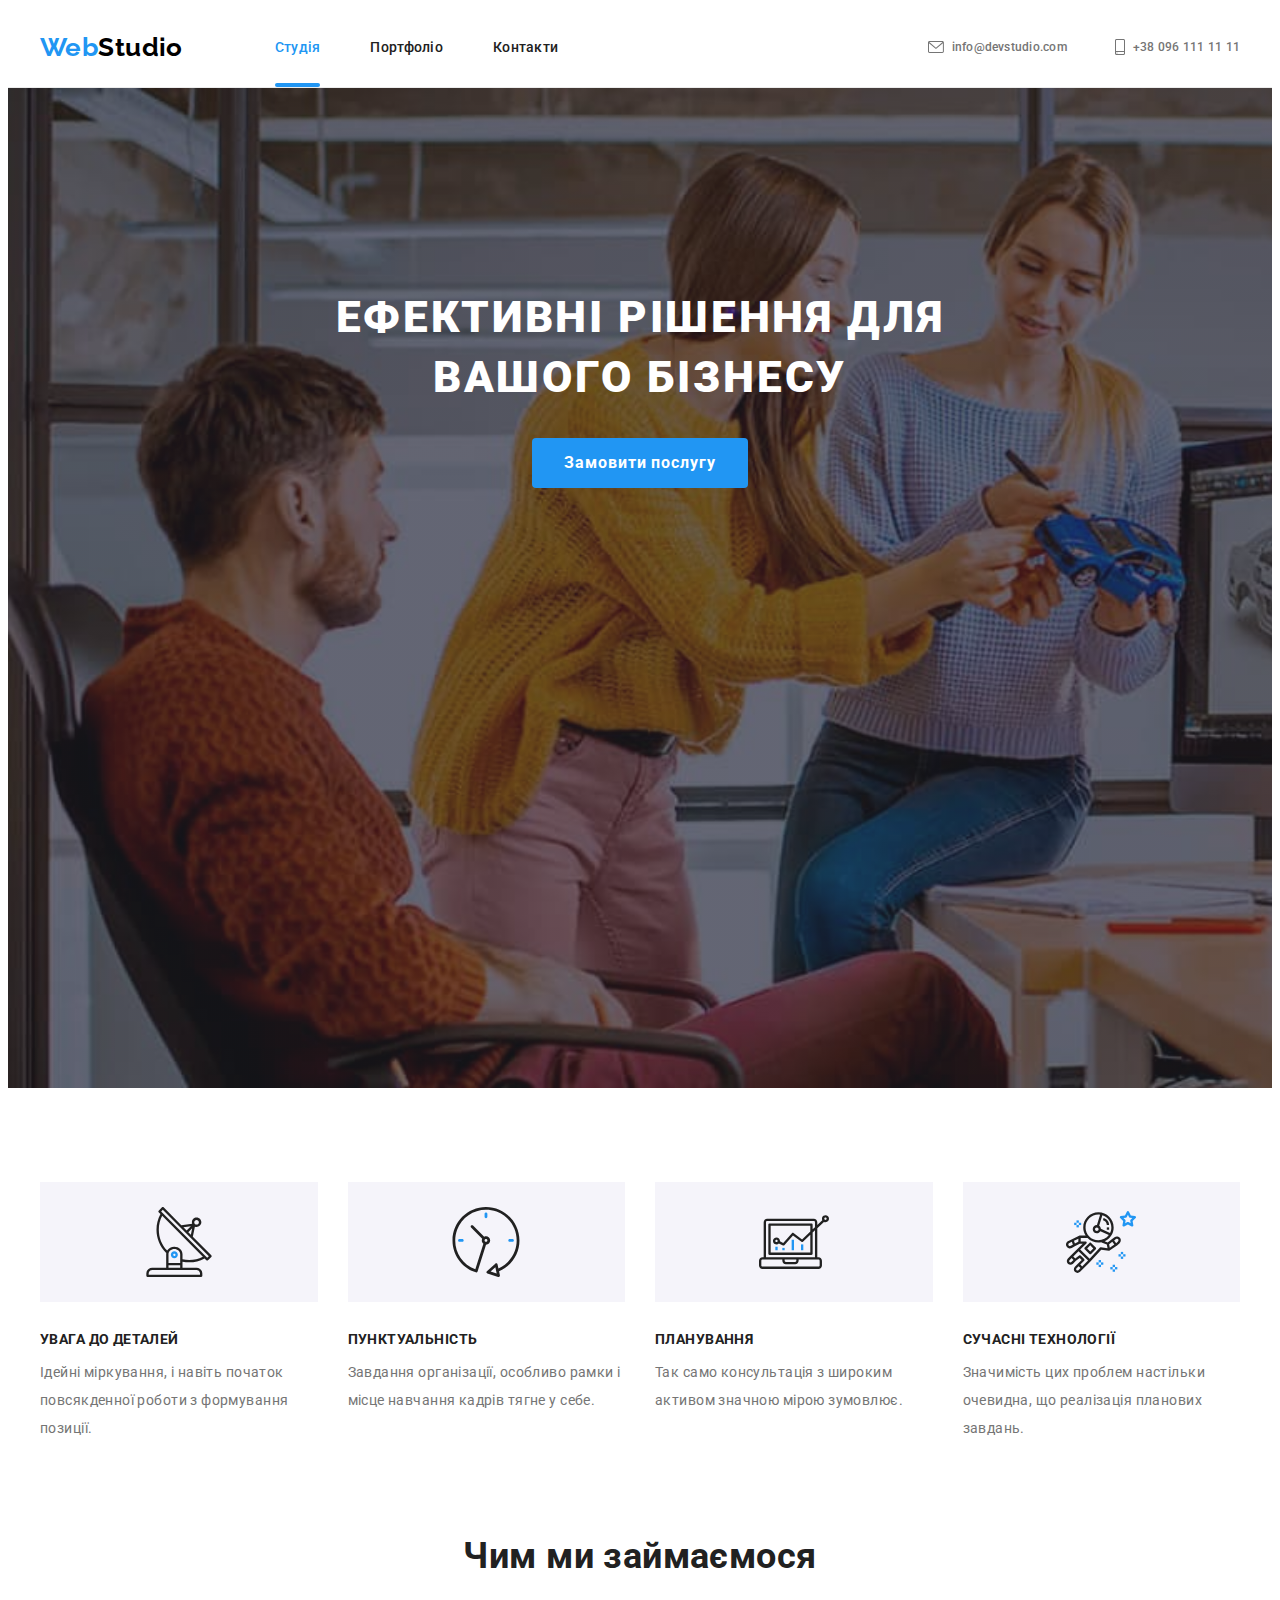
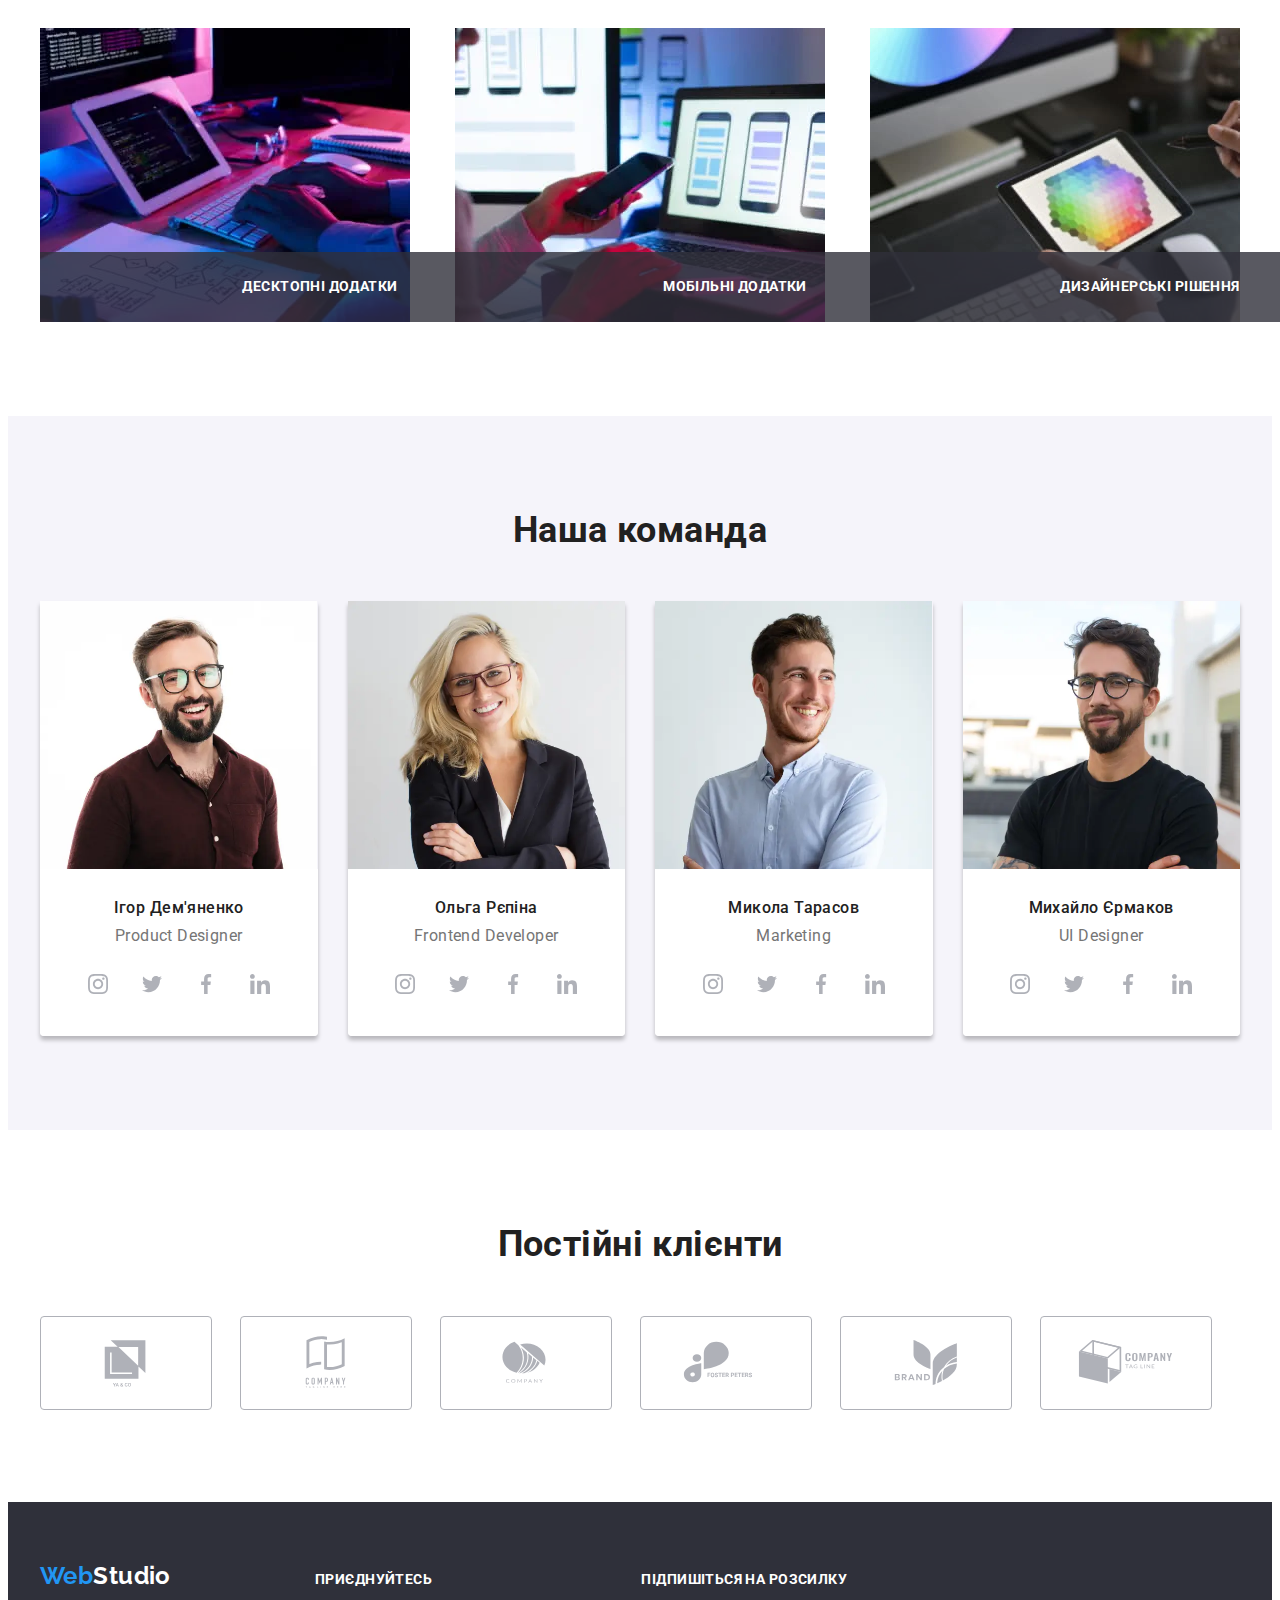
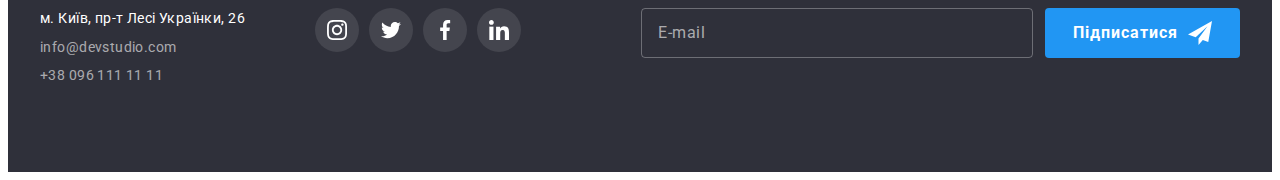
<file: index.html>
<!DOCTYPE html>
<html lang="uk">
<head>
    <meta charset="UTF-8">
    <meta http-equiv="X-UA-Compatible" content="IE=edge">
    <meta name="viewport" content="width=device-width, initial-scale=1.0">
    <title>Студія</title>
    <link rel="preconnect" href="https://fonts.googleapis.com"> 
    <link rel="preconnect" href="https://fonts.gstatic.com" crossorigin> 
    <link href="https://fonts.googleapis.com/css2?family=Raleway:wght@700&family=Roboto:wght@400;500;700;900&display=swap" rel="stylesheet">
    <link rel="stylesheet" href="https://cdnjs.cloudflare.com/ajax/libs/modern-normalize/1.1.0/modern-normalize.min.css" integrity="sha512-wpPYUAdjBVSE4KJnH1VR1HeZfpl1ub8YT/NKx4PuQ5NmX2tKuGu6U/JRp5y+Y8XG2tV+wKQpNHVUX03MfMFn9Q==" crossorigin="anonymous" referrerpolicy="no-referrer">
    <link rel="stylesheet" href="./css/main.min.css">
<body>
    <header class="header">
        <div class="container header__container">
            <nav class="nav">
                <a href="./index.html" lang="en" class="logo logo_top"><span class="logo__text">Web</span>Studio</a>
                <ul class="nav-list">
                    <li class="nav-list__item">
                        <a href="./index.html" class="nav-list__link nav-list__link_active">Студія</a>
                    </li>
                    <li class="nav-list__item">
                        <a href="./portfolio.html" class="nav-list__link">Портфоліо</a>
                    </li>
                    <li class="nav-list__item">
                        <a href="" class="nav-list__link">Контакти</a>
                    </li>
                </ul>  
            </nav>
            <button type="button" class="menu-button js-open-menu" >
                <svg width="40" height="40" class="menu-button__icon">
                    <use href="./images/sprite.svg#menu-icon"></use>
                </svg>
            </button>
            <ul class="cont-list">
                <li class="cont-list__item">
                    <a href="mailto:info@devstudio.com" class="cont-list__link">
                        <svg class="cont-list__icon" width="16" height="12">
                            <use href="./images/sprite.svg#email"></use>
                        </svg>
                        info@devstudio.com</a>
                </li>
                <li class="cont-list__item">
                    <a href="tel:+380961111111" class="cont-list__link">
                        <svg class="cont-list__icon" width="10" height="16">
                            <use href="./images/sprite.svg#phone"></use>
                        </svg>
                        +38 096 111 11 11</a>
                </li>
            </ul>
        </div>

        <div class="mobile-menu js-menu-container" >
            <div class="container mobile-menu__container">
                <button class="menu-close-button js-close-menu" >
                    <svg class="menu-close-button__icon" width="40" height="40">
                        <use href="./images/sprite.svg#close-icon"></use>
                    </svg>
                </button>
                <ul class="mobile-nav">
                    <li class="mobile-nav__item">
                        <a href="./index.html" class="mobile-nav__link mobile-nav__link_active">Студія</a>
                    </li>
                    <li class="mobile-nav__item">
                        <a href="./portfolio.html" class="mobile-nav__link">Портфоліо</a>
                    </li>
                    <li class="mobile-nav__item">
                        <a href="" class="mobile-nav__link">Контакти</a>
                    </li>
                </ul>

                <ul class="mobile-cont">
                    <li class="mobile-cont__item">
                        <a href="" class="mobile-cont__link mobile-cont__link_tel">+38 096 111 11 11</a>
                    </li>
                    <li class="mobile-cont__item">
                        <a href="" class="mobile-cont__link">info@devstudio.com</a>
                    </li>
                </ul>

                <ul class="mobile-social">
                    <li class="mobile-social__item">
                        <a href="" class="mobile-social__link mobile-social__link_line">Instagram</a>
                    </li>
                    <li class="mobile-social__item">
                        <a href="" class="mobile-social__link mobile-social__link_line">Twitter</a>
                    </li>
                    <li class="mobile-social__item">
                        <a href="" class="mobile-social__link mobile-social__link_line">Facebook</a>
                    </li>
                    <li class="mobile-social__item">
                        <a href="" class="mobile-social__link">LinkedIn</a>
                    </li>
                </ul>
            </div>
        </div>
        
    </header>
    <main>
        <section class="hero">
            <div class="container">
                <h1 class="hero__title">Ефективні рішення для вашого бізнесу</h1>
                <button type="button" class="hero-button" data-modal-open>Замовити послугу</button>
            </div>
        </section>

        <section class="about">
            <div class="container">
                <h2 class="visually-hidden">Наші особливості</h2>
                <ul class="about-list">
                    <li class="about-list__item">
                        <div class="about-list__box">
                            <svg class="about-list__icon" width="70" height="70">
                                <use href="./images/sprite.svg#antenna"></use>
                            </svg>
                        </div>
                        <h3 class="about-list__title">УВАГА ДО ДЕТАЛЕЙ</h3>
                        <p class="about-list__text">Ідейні міркування, і навіть початок повсякденної роботи з формування позиції.</p>
                    </li>
                    <li class="about-list__item">
                        <div class="about-list__box">
                            <svg class="about-list__icon" width="70" height="70">
                                <use href="./images/sprite.svg#clock"></use>
                            </svg>
                        </div>
                        <h3 class="about-list__title">ПУНКТУАЛЬНІСТЬ</h3>
                        <p class="about-list__text">Завдання організації, особливо рамки і місце навчання кадрів тягне у себе.</p>
                    </li>
                    <li class="about-list__item">
                        <div class="about-list__box">
                            <svg class="about-list__icon" width="70" height="70">
                                <use href="./images/sprite.svg#diagram"></use>
                            </svg>
                        </div>
                        <h3 class="about-list__title">ПЛАНУВАННЯ</h3>
                        <p class="about-list__text">Так само консультація з широким активом значною мірою зумовлює.</p>
                    </li>
                    <li class="about-list__item">
                        <div class="about-list__box">
                            <svg class="about-list__icon" width="70" height="70">
                                <use href="./images/sprite.svg#astronaut"></use>
                            </svg>
                        </div>
                        <h3 class="about-list__title">СУЧАСНІ ТЕХНОЛОГІЇ</h3>
                        <p class="about-list__text">Значимість цих проблем настільки очевидна, що реалізація планових завдань.</p>
                    </li>
                </ul>
                
            </div>
        </section>

        <section class="work">
            <div class="container">
                <h2 class="sec-title">Чим ми займаємося</h2>
                <ul class="work-list">
                    <li class="work-list__item">
                        <picture>
                            <source srcset="./images/computerwork.webp 1x, ./images/computerwork@2x.webp 2x"
                                type="image/webp">
                            <source srcset="./images/computerwork.jpg 1x, ./images/computerwork@2x.jpg 2x"
                                type="image/jpg">

                            <img src="./images/computerwork.jpg" alt="Праця на комп'ютері">
                        </picture>
                        
                        <div class="work-list__box">
                            <p class="work-list__text">Десктопні додатки</p>
                        </div>
                    </li>
                    <li class="work-list__item">
                        <picture>
                            <source srcset="./images/phonework.webp 1x, ./images/phonework@2x.webp 2x"
                                type="image/webp">
                            <source srcset="./images/phonework.jpg 1x, ./images/phonework@2x.jpg 2x"
                                type="image/jpg">
                            <img src="./images/phonework.jpg" alt="Праця на телефоні" width="370" height="294">
                        </picture>
                        <div class="work-list__box">
                            <p class="work-list__text">Мобільні додатки</p>
                        </div>
                    </li>
                    <li class="work-list__item">
                        <picture>
                            <source srcset="./images/padwork.webp 1x, ./images/padwork@2x.webp 2x"
                                type="image/webp">
                            <source srcset="./images/padwork.jpg 1x, ./images/padwork@2x.jpg 2x"
                                type="image/jpg">
                            <img src="./images/padwork.jpg" alt="Праця на планшеті" width="370" height="294">
                        </picture>
                        <div class="work-list__box">
                            <p class="work-list__text">Дизайнерські рішення</p>
                        </div>
                    </li>
                </ul>
            </div>
        </section>

        <section class="team">
            <div class="container">
                <h2 class="sec-title">Наша команда</h2>
                <ul class="team-list">
                    <li class="team-list__item">
                        <picture>
                            <source srcset="./images/igorphoto-mob.webp 1x, ./images/igorphoto-mob@2x.webp 2x"
                                media="(max-width: 767px)"
                                type="image/webp">
                            <source srcset="./images/igorphoto-mob.jpg 1x, ./images/igorphoto-mob@2x.jpg 2x"
                                media="(max-width: 767px)"
                                type="image/jpg">
                            <source srcset="./images/igorphoto-desc.webp 1x, ./images/igorphoto-desc@2x.webp 2x"
                                media="(min-width: 1200px)"
                                type="image/webp">
                            <source srcset="./images/igorphoto-desc.jpg 1x, ./images/igorphoto-desc@2x.jpg 2x"
                                media="(min-width: 1200px)"
                                type="image/jpg">
                            <source srcset="./images/igorphoto-tab.webp 1x, ./images/igorphoto-tab@2x.webp 2x"
                                media="(min-width: 768px)"
                                type="image/webp">
                            <source srcset="./images/igorphoto-tab.jpg 1x, ./images/igorphoto-tab@2x.jpg 2x"
                                media="(min-width: 768px)"
                                type="image/jpg">
                            <img src="./images/igorphoto-mob.jpg" alt="Фото Ігора">
                        </picture>
                            <div class="team-list__box">
                                <h3 class="team-list__title">Ігор Дем'яненко</h3>
                                <p lang="en" class="team-list__text">Product Designer</p>
                                <ul class="social-list">
                                    <li class="social-list__item">
                                        <a href="" class="social-list__link">
                                            <svg class="social-list__icon" width="20" height="20">
                                                <use href="./images/sprite.svg#instagram"></use>
                                            </svg>
                                        </a>
                                    </li>
                                    <li class="social-list__item">
                                        <a href="" class="social-list__link">
                                            <svg class="social-list__icon" width="20" height="20">
                                                <use href="./images/sprite.svg#twitter"></use>
                                            </svg>
                                        </a>
                                    </li>
                                    <li class="social-list__item">
                                        <a href="" class="social-list__link">
                                            <svg class="social-list__icon" width="20" height="20">
                                                <use href="./images/sprite.svg#facebook"></use>
                                            </svg>
                                        </a>
                                    </li>
                                    <li class="social-list__item">
                                        <a href="" class="social-list__link">
                                            <svg class="social-list__icon" width="20" height="20">
                                                <use href="./images/sprite.svg#linkedin"></use>
                                            </svg>
                                        </a>
                                    </li>
                                </ul>
                            </div>
                    </li>
                    <li class="team-list__item">
                        <picture>
                            <source srcset="./images/olgaphoto-mob.webp 1x, ./images/olgaphoto-mob@2x.webp 2x"
                                media="(max-width: 767px)"
                                type="image/webp">
                            <source srcset="./images/olgaphoto-mob.jpg 1x, ./images/olgaphoto-mob@2x.jpg 2x"
                                media="(max-width: 767px)"
                                type="image/jpg">
                            <source srcset="./images/olgaphoto-desc.webp 1x, ./images/olgaphoto-desc@2x.webp 2x"
                                media="(min-width: 1200px)"
                                type="image/webp">
                            <source srcset="./images/olgaphoto-desc.jpg 1x, ./images/olgaphoto-desc@2x.jpg 2x"
                                media="(min-width: 1200px)"
                                type="image/jpg">
                            <source srcset="./images/olgaphoto-tab.webp 1x, ./images/olgaphoto-tab@2x.webp 2x"
                                media="(min-width: 768px)"
                                type="image/webp">
                            <source srcset="./images/olgaphoto-tab.jpg 1x, ./images/olgaphoto-tab@2x.jpg 2x"
                                media="(min-width: 768px)"
                                type="image/jpg">
                            <img src="./images/olgaphoto-mob.jpg" alt="Фото Ольги">
                        </picture>
                            <div class="team-list__box">
                                <h3 class="team-list__title">Ольга Рєпіна</h3>
                                <p lang="en" class="team-list__text">Frontend Developer</p>
                                <ul class="social-list">
                                    <li class="social-list__item">
                                        <a href="" class="social-list__link social-link-instagram">
                                            <svg class="social-list__icon" width="20" height="20">
                                                <use href="./images/sprite.svg#instagram"></use>
                                            </svg>
                                        </a>
                                    </li>
                                    <li class="social-list__item">
                                        <a href="" class="social-list__link social-link-twitter">
                                            <svg class="social-list__icon" width="20" height="20">
                                                <use href="./images/sprite.svg#twitter"></use>
                                            </svg>
                                        </a>
                                    </li>
                                    <li class="social-list__item">
                                        <a href="" class="social-list__link socila-link-facebook">
                                            <svg class="social-list__icon" width="20" height="20">
                                                <use href="./images/sprite.svg#facebook"></use>
                                            </svg>
                                        </a>
                                    </li>
                                    <li class="social-list__item">
                                        <a href="" class="social-list__link social-link-linkedin">
                                            <svg class="social-list__icon" width="20" height="20">
                                                <use href="./images/sprite.svg#linkedin"></use>
                                            </svg>
                                        </a>
                                    </li>
                                </ul>
                            </div>
                    </li>
                    <li class="team-list__item">
                        <picture>
                            <source srcset="./images/mikolaphoto-mob.webp 1x, ./images/mikolaphoto-mob@2x.webp 2x"
                                media="(max-width: 767px)"
                                type="image/webp">
                            <source srcset="./images/mikolaphoto-mob.jpg 1x, ./images/mikolaphoto-mob@2x.jpg 2x"
                                media="(max-width: 767px)"
                                type="image/jpg">
                            <source srcset="./images/mikolaphoto-desc.webp 1x, ./images/mikolaphoto-desc@2x.webp 2x"
                                media="(min-width: 1200px)"
                                type="image/webp">
                            <source srcset="./images/mikolaphoto-desc.jpg 1x, ./images/mikolaphoto-desc@2x.jpg 2x"
                                media="(min-width: 1200px)"
                                type="image/jpg">
                            <source srcset="./images/mikolaphoto-tab.webp 1x, ./images/mikolaphoto-tab@2x.webp 2x"
                                media="(min-width: 768px)"
                                type="image/webp">
                            <source srcset="./images/mikolaphoto-tab.jpg 1x, ./images/mikolaphoto-tab@2x.jpg 2x"
                                media="(min-width: 768px)"
                                type="image/jpg">
                            <img src="./images/mikolaphoto-mob.jpg" alt="Фото Миколи">
                        </picture>
                            <div class="team-list__box">
                                <h3 class="team-list__title">Микола Тарасов</h3>
                                <p lang="en" class="team-list__text">Marketing</p>
                                <ul class="social-list">
                                    <li class="social-list__item">
                                        <a href="" class="social-list__link social-link-instagram">
                                            <svg class="social-list__icon" width="20" height="20">
                                                <use href="./images/sprite.svg#instagram"></use>
                                            </svg>
                                        </a>
                                    </li>
                                    <li class="social-list__item">
                                        <a href="" class="social-list__link social-link-twitter">
                                            <svg class="social-list__icon" width="20" height="20">
                                                <use href="./images/sprite.svg#twitter"></use>
                                            </svg>
                                        </a>
                                    </li>
                                    <li class="social-list__item">
                                        <a href="" class="social-list__link socila-link-facebook">
                                            <svg class="social-list__icon" width="20" height="20">
                                                <use href="./images/sprite.svg#facebook"></use>
                                            </svg>
                                        </a>
                                    </li>
                                    <li class="social-list__item">
                                        <a href="" class="social-list__link social-link-linkedin">
                                            <svg class="social-list__icon" width="20" height="20">
                                                <use href="./images/sprite.svg#linkedin"></use>
                                            </svg>
                                        </a>
                                    </li>
                                </ul>
                            </div>
                    </li>
                    <li class="team-list__item">
                        <picture>
                            <source srcset="./images/mihailphoto-mob.webp 1x, ./images/mihailphoto-mob@2x.webp 2x"
                                media="(max-width: 767px)"
                                type="image/webp">
                            <source srcset="./images/mihailphoto-mob.jpg 1x, ./images/mihailphoto-mob@2x.jpg 2x"
                                media="(max-width: 767px)"
                                type="image/jpg">
                            <source srcset="./images/mihailphoto-desc.webp 1x, ./images/mihailphoto-desc@2x.webp 2x"
                                media="(min-width: 1200px)"
                                type="image/webp">
                            <source srcset="./images/mihailphoto-desc.jpg 1x, ./images/mihailphoto-desc@2x.jpg 2x"
                                media="(min-width: 1200px)"
                                type="image/jpg">
                            <source srcset="./images/mihailphoto-tab.webp 1x, ./images/mihailphoto-tab@2x.webp 2x"
                                media="(min-width: 768px)"
                                type="image/webp">
                            <source srcset="./images/mihailphoto-tab.jpg 1x, ./images/mihailphoto-tab@2x.jpg 2x"
                                media="(min-width: 768px)"
                                type="image/jpg">
                            <img src="./images/mihailphoto-mob.jpg" alt="Фото Михайла">
                        </picture>
                            <div class="team-list__box">
                                <h3 class="team-list__title">Михайло Єрмаков</h3>
                                <p lang="en" class="team-list__text">UI Designer</p>
                                <ul class="social-list">
                                    <li class="social-list__item">
                                        <a href="" class="social-list__link social-link-instagram">
                                            <svg class="social-list__icon" width="20" height="20">
                                                <use href="./images/sprite.svg#instagram"></use>
                                            </svg>
                                        </a>
                                    </li>
                                    <li class="social-list__item">
                                        <a href="" class="social-list__link social-link-twitter">
                                            <svg class="social-list__icon" width="20" height="20">
                                                <use href="./images/sprite.svg#twitter"></use>
                                            </svg>
                                        </a>
                                    </li>
                                    <li class="social-list__item">
                                        <a href="" class="social-list__link socila-link-facebook">
                                            <svg class="social-list__icon" width="20" height="20">
                                                <use href="./images/sprite.svg#facebook"></use>
                                            </svg>
                                        </a>
                                    </li>
                                    <li class="social-list__item">
                                        <a href="" class="social-list__link social-link-linkedin">
                                            <svg class="social-list__icon" width="20" height="20">
                                                <use href="./images/sprite.svg#linkedin"></use>
                                            </svg>
                                        </a>
                                    </li>
                                </ul>
                            </div>
                    </li>
                </ul>
            </div>
        </section>

        <section class="clients">
            <div class="container">
                <h2 class="sec-title">Постійні клієнти</h2>
                <ul class="clients-list">
                    <li class="clients-list__item">
                        <a href="" class="clients-list__link">
                            <svg class="clients-list__icon" width="106" height="60">
                                <use href="./images/sprite.svg#client-1"></use>
                            </svg>
                        </a>
                    </li>
                    <li class="clients-list__item">
                        <a href="" class="clients-list__link">
                            <svg class="clients-list__icon" width="106" height="60">
                                <use href="./images/sprite.svg#client-2"></use>
                            </svg>
                        </a>
                    </li>
                    <li class="clients-list__item">
                        <a href="" class="clients-list__link">
                            <svg class="clients-list__icon" width="106" height="60">
                                <use href="./images/sprite.svg#client-3"></use>
                            </svg>
                        </a>
                    </li>
                    <li class="clients-list__item">
                        <a href="" class="clients-list__link">
                            <svg class="clients-list__icon" width="106" height="60">
                                <use href="./images/sprite.svg#client-4"></use>
                            </svg>
                        </a>
                    </li>
                    <li class="clients-list__item">
                        <a href="" class="clients-list__link">
                            <svg class="clients-list__icon" width="106" height="60">
                                <use href="./images/sprite.svg#client-5"></use>
                            </svg>
                        </a>
                    </li>
                    <li class="clients-list__item">
                        <a href="" class="clients-list__link">
                            <svg class="clients-list__icon" width="106" height="60">
                                <use href="./images/sprite.svg#client-6"></use>
                            </svg>
                        </a>
                    </li>
                </ul>
            </div>

        </section>
    </main>
    <footer class="footer">
        <div class="container">
             <div class="footer-box">
                <a href="" lang="en" class="logo logo_bottom"><span class="logo__text">Web</span>Studio</a>
                <address>
                    <ul class="address-list">
                        <li class="address-list__item">
                            <a href="https://goo.gl/maps/CPtrU1FHBa2aNyZL9" target="_blank" rel="noopener noreferrer" class="address-list__link">м. Київ, пр-т Лесі Українки, 26</a>
                        </li>
                        <li class="address-list__item">
                            <a href="mailto:info@devstudio.com" class="address-list__link address-list__link_color">info@devstudio.com</a>
                        </li>
                        <li class="address-list__item">
                            <a href="tel:+380961111111" class="address-list__link address-list__link_color">+38 096 111 11 11</a>
                        </li>
                    </ul>
        
                </address>
             </div>

             <div class="social-box">
                <p class="social-box__text">приєднуйтесь</p>
                <ul class="social-list">
                    <li class="social-list__item">
                        <a href="" class="social-list__link social-list__link_footer">
                            <svg class="social-list__icon social-list__icon_footer" width="20" height="20">
                                <use href="./images/sprite.svg#instagram"></use>
                            </svg>
                        </a>
                    </li>
                    <li class="social-list__item">
                        <a href="" class="social-list__link social-list__link_footer">
                            <svg class="social-list__icon social-list__icon_footer" width="20" height="20">
                                <use href="./images/sprite.svg#twitter"></use>
                            </svg>
                        </a>
                    </li>
                    <li class="social-list__item">
                        <a href="" class="social-list__link social-list__link_footer">
                            <svg class="social-list__icon social-list__icon_footer" width="20" height="20">
                                <use href="./images/sprite.svg#facebook"></use>
                            </svg>
                        </a>
                    </li>
                    <li class="social-list__item">
                        <a href="" class="social-list__link social-list__link_footer">
                            <svg class="social-list__icon social-list__icon_footer" width="20" height="20">
                                <use href="./images/sprite.svg#linkedin"></use>
                            </svg>
                        </a>
                    </li>
                </ul>

             </div>

             <form class="footer-form">
                <label for="foot-email" class="footer-form__label">Підпишіться на розсилку</label>
                <div class="footer-form__box">
                    <input type="email" class="footer-form__input" placeholder="E-mail" id="foot-email" name="user-email" required>
                    <button type="submit" class="footer-button">
                        <span class="footer-button__text">Підписатися</span>
                        <svg class="footer-button__icon" width="24" height="24">
                            <use href="./images/sprite.svg#send-icon"></use>
                        </svg>
                    </button>
                </div>

             </form>
        </div>
    </footer>
    
     <div class="backdrop is-hidden" data-modal>
        <div class="modal">
            <button type="button" class="modal-close-button" data-modal-close>
                <svg class="modal-close-button__icon" width="18" height="18">
                    <use href="./images/sprite.svg#close-icon"></use>
                </svg>
            </button>
            <p class="modal__text">Залиште свої дані, ми вам передзвонимо</p>
            <form class="modal-form">

                <label class="modal-form__label">
                    <span class="modal-form__text">Ім'я</span>
                    <span class="modal-form__wrapper">
                        <input type="text" class="modal-form__input" name="user-name" required>
                        <svg class="modal-form__icon" width="18" height="18">
                            <use href="./images/sprite.svg#form-person"></use>
                        </svg>
                    </span>
                </label>

                <label class="modal-form__label">
                    <span class="modal-form__text">Телефон</span>
                    <span class="modal-form__wrapper">
                        <input type="tel" class="modal-form__input" name="user-phone" required>
                        <svg class="modal-form__icon" width="18" height="18">
                            <use href="./images/sprite.svg#form-phone"></use>
                        </svg>
                    </span>
                </label>

                <label class="modal-form__label">
                    <span class="modal-form__text">Пошта</span>
                    <span class="modal-form__wrapper">
                        <input type="email" class="modal-form__input" name="user-email">
                        <svg class="modal-form__icon" width="18" height="18">
                            <use href="./images/sprite.svg#form-email"></use>
                        </svg>
                    </span>
                </label>

                <label class="modal-form__label modal-form__label_textarea">
                    <span class="modal-form__text">Коментар</span>
                    <textarea class="modal-form__textarea" placeholder="Введіть текст" name="user-comment"></textarea>
                </label>
                
                <div class="modal-form__wripper_checkbox">
                    <input type="checkbox" class="modal-form__input_checkbox visually-hidden" id="modal-checkbox" name="accept-policy" required>
                    <label for="modal-checkbox" class="modal-form__label_checkbox">Погоджуюся з розсилкою та приймаю
                        <a href="" class="modal-form__link">Умови договору</a>
                    </label>
                    
                    
                </div>
                

                <button type="submit" class="modal-form-button">Відправити</button>
            </form>
            
        </div>
    </div>

    <script src="./js/modal.js"></script>
    <script src="./js/menu.js"></script>
</body>
</html>
</file>
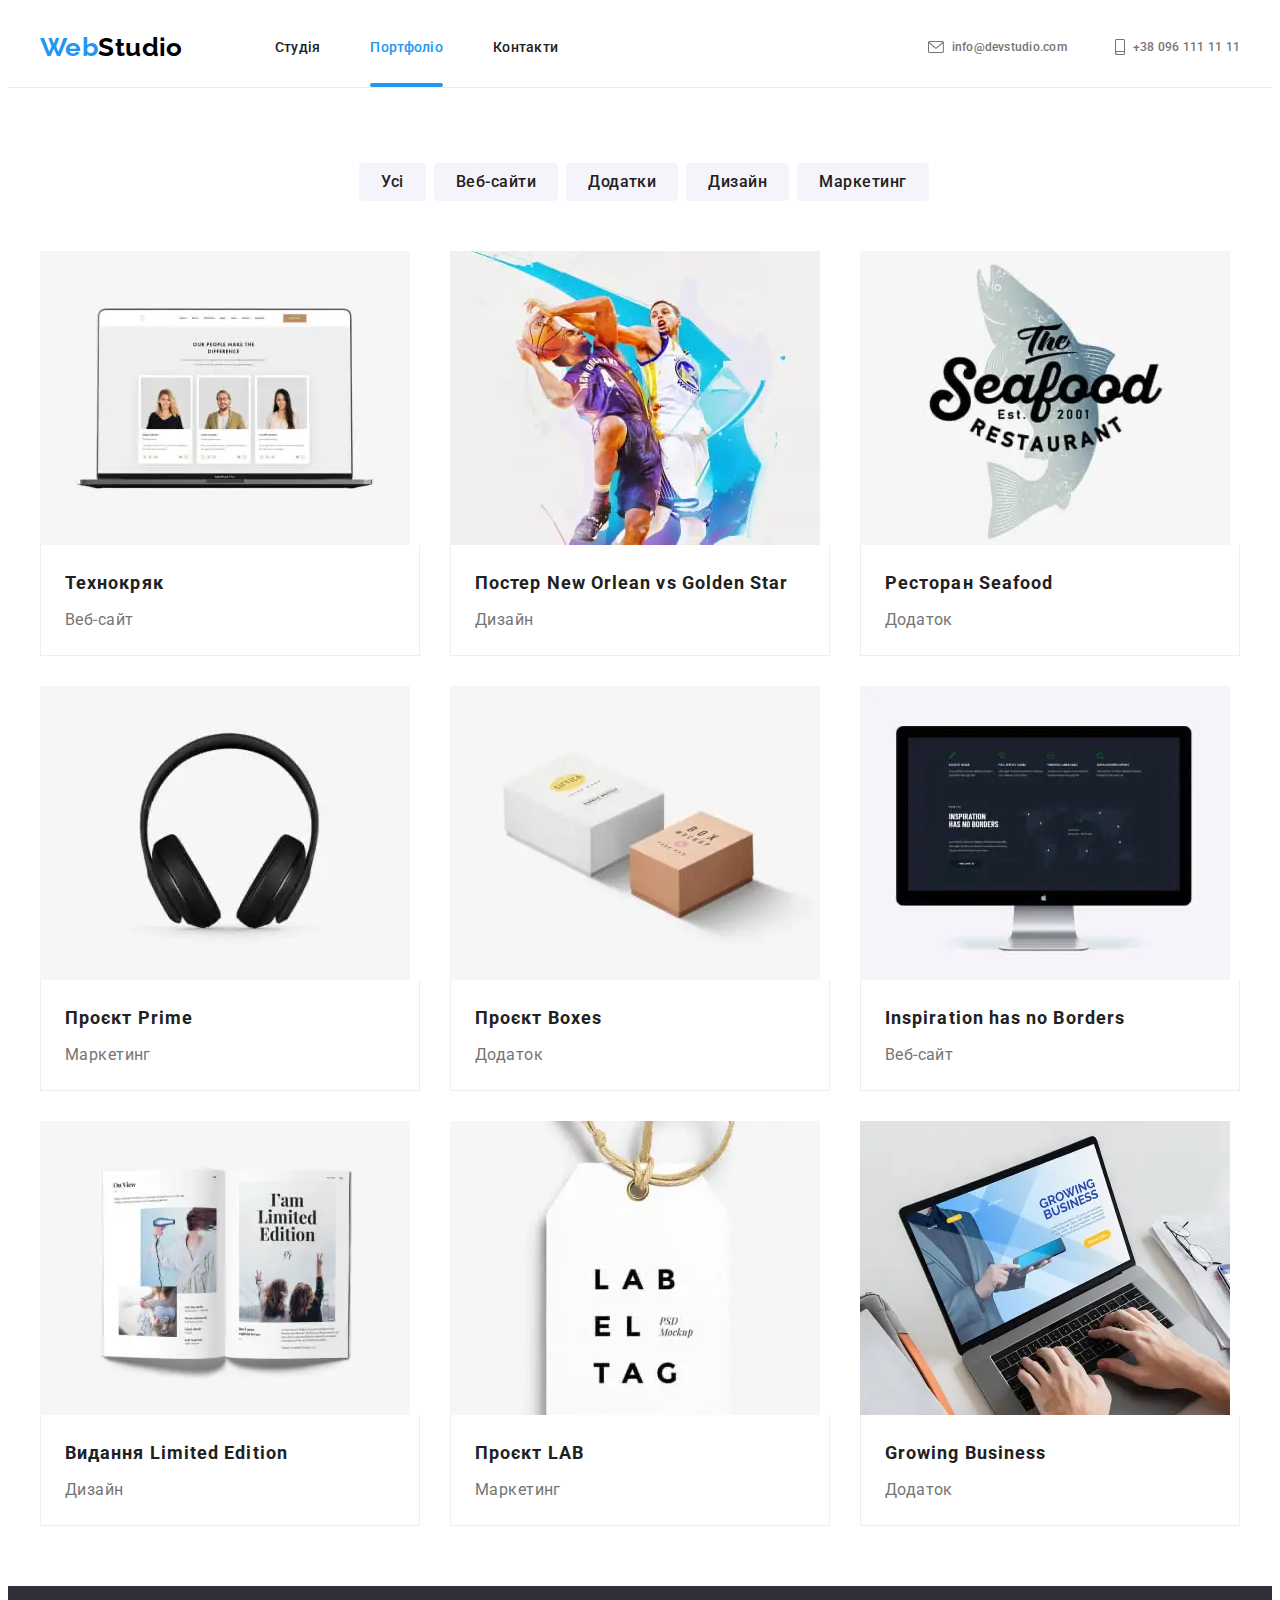
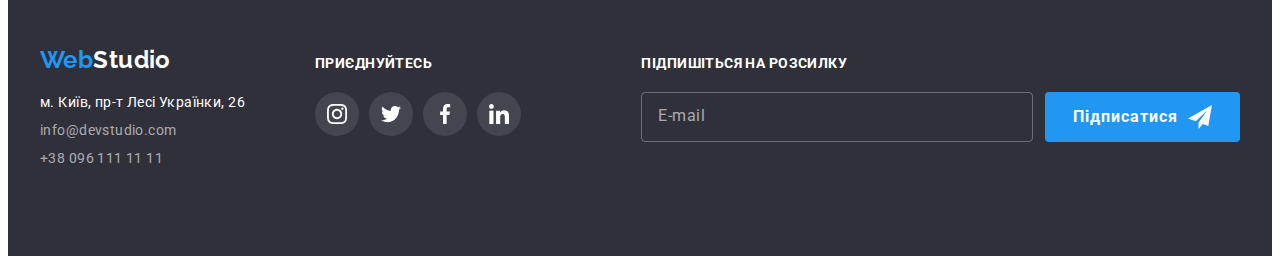
<file: portfolio.html>
<!DOCTYPE html>
<html lang="uk">
<head>
    <meta charset="UTF-8">
    <meta http-equiv="X-UA-Compatible" content="IE=edge">
    <meta name="viewport" content="width=device-width, initial-scale=1.0">
    <title>Портфоліо</title>
    <link rel="preconnect" href="https://fonts.googleapis.com"> 
    <link rel="preconnect" href="https://fonts.gstatic.com" crossorigin> 
    <link href="https://fonts.googleapis.com/css2?family=Raleway:wght@700&family=Roboto:wght@400;500;700;900&display=swap" rel="stylesheet">
    <link rel="stylesheet" href="https://cdnjs.cloudflare.com/ajax/libs/modern-normalize/1.1.0/modern-normalize.min.css" integrity="sha512-wpPYUAdjBVSE4KJnH1VR1HeZfpl1ub8YT/NKx4PuQ5NmX2tKuGu6U/JRp5y+Y8XG2tV+wKQpNHVUX03MfMFn9Q==" crossorigin="anonymous" referrerpolicy="no-referrer">
    <link rel="stylesheet" href="./css/main.min.css">
</head>
<body>
    <header class="header">
        <div class="container header__container">
            <nav class="nav">
                <a href="./index.html" lang="en" class="logo logo_top"><span class="logo__text">Web</span>Studio</a>
                <ul class="nav-list">
                    <li class="nav-list__item">
                        <a href="./index.html" class="nav-list__link">Студія</a>
                    </li>
                    <li class="nav-list__item">
                        <a href="./portfolio.html" class="nav-list__link nav-list__link_active">Портфоліо</a>
                    </li>
                    <li class="nav-list__item">
                        <a href="" class="nav-list__link">Контакти</a>
                    </li>
                </ul>  
            </nav>
            <button type="button" class="menu-button js-open-menu" >
                <svg width="40" height="40" class="menu-button__icon">
                    <use href="./images/sprite.svg#menu-icon"></use>
                </svg>
            </button>
            <ul class="cont-list">
                <li class="cont-list__item">
                    <a href="mailto:info@devstudio.com" class="cont-list__link">
                        <svg class="cont-list__icon" width="16" height="12">
                            <use href="./images/sprite.svg#email"></use>
                        </svg>
                        info@devstudio.com</a>
                </li>
                <li class="cont-list__item">
                    <a href="tel:+380961111111" class="cont-list__link">
                        <svg class="cont-list__icon" width="10" height="16">
                            <use href="./images/sprite.svg#phone"></use>
                        </svg>
                        +38 096 111 11 11</a>
                </li>
            </ul>
        </div>

        <div class="mobile-menu js-menu-container" >
            <div class="container mobile-menu__container">
                <button class="menu-close-button js-close-menu" >
                    <svg class="menu-close-button__icon" width="40" height="40">
                        <use href="./images/sprite.svg#close-icon"></use>
                    </svg>
                </button>
                <ul class="mobile-nav">
                    <li class="mobile-nav__item">
                        <a href="./index.html" class="mobile-nav__link">Студія</a>
                    </li>
                    <li class="mobile-nav__item">
                        <a href="./portfolio.html" class="mobile-nav__link mobile-nav__link_active">Портфоліо</a>
                    </li>
                    <li class="mobile-nav__item">
                        <a href="" class="mobile-nav__link">Контакти</a>
                    </li>
                </ul>

                <ul class="mobile-cont">
                    <li class="mobile-cont__item">
                        <a href="" class="mobile-cont__link mobile-cont__link_tel">+38 096 111 11 11</a>
                    </li>
                    <li class="mobile-cont__item">
                        <a href="" class="mobile-cont__link">info@devstudio.com</a>
                    </li>
                </ul>

                <ul class="mobile-social">
                    <li class="mobile-social__item">
                        <a href="" class="mobile-social__link mobile-social__link_line">Instagram</a>
                    </li>
                    <li class="mobile-social__item">
                        <a href="" class="mobile-social__link mobile-social__link_line">Twitter</a>
                    </li>
                    <li class="mobile-social__item">
                        <a href="" class="mobile-social__link mobile-social__link_line">Facebook</a>
                    </li>
                    <li class="mobile-social__item">
                        <a href="" class="mobile-social__link">LinkedIn</a>
                    </li>
                </ul>
            </div>
        </div>
        
    </header>
    
    <main>
        <section class="portfolio">
            <div class="container">
                <h1 hidden>Портфоліо</h1>
                <ul class="button-list">
                    <li class="button-list__item">
                        <button type="button" class="portfolio-button">Усі</button>
                    </li>
                    <li class="button-list__item">
                        <button type="button" class="portfolio-button">Веб-сайти</button>
                    </li>
                    <li class="button-list__item">
                        <button type="button" class="portfolio-button">Додатки</button>
                    </li>
                    <li class="button-list__item">
                        <button type="button" class="portfolio-button">Дизайн</button>
                    </li>
                    <li class="button-list__item">
                        <button type="button" class="portfolio-button">Маркетинг</button>
                    </li>
                </ul>
                <ul class="portfolio-list">
                    <li class="portfolio-list__item">
                        <a href="" class="portfolio-list__link">
                            <div class="portfolio-list-overlay">
                                <picture>
                                    <source srcset="./images/tehno-mob.webp 1x, ./images/tehno-mob@2x.webp 2x"
                                        media="(max-width: 767px)"
                                        type="image/webp">
                                    <source srcset="./images/tehno-mob.jpg 1x, ./images/tehno-mob@2x.jpg 2x"
                                        media="(max-width: 767px)"
                                        type="image/jpg">
                                    <source srcset="./images/tehno-desc.webp 1x, ./images/tehno-desc@2x.webp 2x"
                                        media="(min-width: 1200px)"
                                        type="image/webp">
                                    <source srcset="./images/tehno-desc.jpg 1x, ./images/tehno-desc@2x.jpg 2x"
                                        media="(min-width: 1200px)"
                                        type="image/jpg">
                                    <source srcset="./images/tehno-tab.webp 1x, ./images/tehno-tab@2x.webp 2x"
                                        media="(min-width: 768px)"
                                        type="image/webp">
                                    <source srcset="./images/tehno-tab.jpg 1x, ./images/tehno-tab@2x.jpg 2x"
                                        media="(min-width: 768px)"
                                        type="image/jpg">
                                    <img src="./images/tehno-mob.jpg" alt="Сторінка веб сайту">
                                </picture>
                                <div class="portfolio-list-overlay__box">
                                    <p class="portfolio-list-overlay__text">Ресурс пропонує комплексні пропозиції з різним рівнем функціоналу та сервісів. Все це дозволить відвідувачу отримати вичерпні відомості про компанію чи приватну особу.</p>
                                </div>
                            </div>
                            <div class="portfolio-list__box">
                            <h2 class="portfolio-list__title">Технокряк</h2>
                            <p class="portfolio-list__text">Веб-сайт</p>
                            </div>
                        </a>
                    </li>
                    <li class="portfolio-list__item">
                        <a href="" class="portfolio-list__link">
                            <div class="portfolio-list-overlay">
                                <picture>
                                    <source srcset="./images/poster-mob.webp 1x, ./images/poster-mob@2x.webp 2x"
                                        media="(max-width: 767px)"
                                        type="image/webp">
                                    <source srcset="./images/poster-mob.jpg 1x, ./images/poster-mob@2x.jpg 2x"
                                        media="(max-width: 767px)"
                                        type="image/jpg">
                                    <source srcset="./images/poster-desc.webp 1x, ./images/poster-desc@2x.webp 2x"
                                        media="(min-width: 1200px)"
                                        type="image/webp">
                                    <source srcset="./images/poster-desc.jpg 1x, ./images/poster-desc@2x.jpg 2x"
                                        media="(min-width: 1200px)"
                                        type="image/jpg">
                                    <source srcset="./images/poster-tab.webp 1x, ./images/poster-tab@2x.webp 2x"
                                        media="(min-width: 768px)"
                                        type="image/webp">
                                    <source srcset="./images/poster-tab.jpg 1x, ./images/poster-tab@2x.jpg 2x"
                                        media="(min-width: 768px)"
                                        type="image/jpg">

                                    <img src="./images/poster-mob.jpg" alt="Два баскетболісти на постері">
                                </picture>
                                
                                <div class="portfolio-list-overlay__box">
                                    <p class="portfolio-list-overlay__text">Ресурс пропонує комплексні пропозиції з різним рівнем функціоналу та сервісів. Все це дозволить відвідувачу отримати вичерпні відомості про компанію чи приватну особу.</p>
                                </div>
                            </div>
                            <div class="portfolio-list__box">
                            <h2 class="portfolio-list__title">Постер New Orlean vs Golden Star</h2>
                            <p class="portfolio-list__text">Дизайн</p>
                            </div>
                        </a>
                    </li>
                    <li class="portfolio-list__item">
                        <a href="" class="portfolio-list__link">
                            <div class="portfolio-list-overlay">
                                <picture>
                                    <source srcset="./images/rest-mob.webp 1x, ./images/rest-mob@2x.webp 2x"
                                        media="(max-width: 767px)"
                                        type="image/webp">
                                    <source srcset="./images/rest-mob.jpg 1x, ./images/rest-mob@2x.jpg 2x"
                                        media="(max-width: 767px)"
                                        type="image/jpg">
                                    <source srcset="./images/rest-desc.webp 1x, ./images/rest-desc@2x.webp 2x"
                                        media="(min-width: 1200px)"
                                        type="image/webp">
                                    <source srcset="./images/rest-desc.jpg 1x, ./images/rest-desc@2x.jpg 2x"
                                        media="(min-width: 1200px)"
                                        type="image/jpg">
                                    <source srcset="./images/rest-tab.webp 1x, ./images/rest-tab@2x.webp 2x"
                                        media="(min-width: 768px)"
                                        type="image/webp">
                                    <source srcset="./images/rest-tab.jpg 1x, ./images/rest-tab@2x.jpg 2x"
                                        media="(min-width: 768px)"
                                        type="image/jpg">
                                    <img src="./images/rest-mob.jpg" alt="Лого рибного ресторану">
                                </picture>
                                
                                <div class="portfolio-list-overlay__box">
                                    <p class="portfolio-list-overlay__text">Ресурс пропонує комплексні пропозиції з різним рівнем функціоналу та сервісів. Все це дозволить відвідувачу отримати вичерпні відомості про компанію чи приватну особу.</p>
                                </div>
                            </div>
                            <div class="portfolio-list__box">
                            <h2 class="portfolio-list__title">Ресторан Seafood</h2>
                            <p class="portfolio-list__text">Додаток</p>
                            </div>
                        </a>
                    </li>
                    <li class="portfolio-list__item">
                        <a href="" class="portfolio-list__link">
                            <div class="portfolio-list-overlay">
                                <picture>
                                    <source srcset="./images/prime-mob.webp 1x, ./images/prime-mob@2x.webp 2x"
                                        media="(max-width: 767px)"
                                        type="image/webp">
                                    <source srcset="./images/prime-mob.jpg 1x, ./images/prime-mob@2x.jpg 2x"
                                        media="(max-width: 767px)"
                                        type="image/jpg">
                                    <source srcset="./images/prime-desc.webp 1x, ./images/prime-desc@2x.webp 2x"
                                        media="(min-width: 1200px)"
                                        type="image/webp">
                                    <source srcset="./images/prime-desc.jpg 1x, ./images/prime-desc@2x.jpg 2x"
                                        media="(min-width: 1200px)"
                                        type="image/jpg">
                                    <source srcset="./images/prime-tab.webp 1x, ./images/prime-tab@2x.webp 2x"
                                        media="(min-width: 768px)"
                                        type="image/webp">
                                    <source srcset="./images/prime-tab.jpg 1x, ./images/prime-tab@2x.jpg 2x"
                                        media="(min-width: 768px)"
                                        type="image/jpg">
                                    <img src="./images/prime-mob.jpg" alt="Навушники">
                                </picture>
                                
                                <div class="portfolio-list-overlay__box">
                                    <p class="portfolio-list-overlay__text">Ресурс пропонує комплексні пропозиції з різним рівнем функціоналу та сервісів. Все це дозволить відвідувачу отримати вичерпні відомості про компанію чи приватну особу.</p>
                                </div>
                            </div>
                            <div class="portfolio-list__box">
                            <h2 class="portfolio-list__title">Проєкт Prime</h2>
                            <p class="portfolio-list__text">Маркетинг</p>
                            </div>
                        </a>
                    </li>
                    <li class="portfolio-list__item">
                        <a href="" class="portfolio-list__link">
                            <div class="portfolio-list-overlay">
                                <picture>
                                    <source srcset="./images/boxes-mob.webp 1x, ./images/boxes-mob@2x.webp 2x"
                                        media="(max-width: 767px)"
                                        type="image/webp">
                                    <source srcset="./images/boxes-mob.jpg 1x, ./images/boxes-mob@2x.jpg 2x"
                                        media="(max-width: 767px)"
                                        type="image/jpg">
                                    <source srcset="./images/boxes-desc.webp 1x, ./images/boxes-desc@2x.webp 2x"
                                        media="(min-width: 1200px)"
                                        type="image/webp">
                                    <source srcset="./images/boxes-desc.jpg 1x, ./images/boxes-desc@2x.jpg 2x"
                                        media="(min-width: 1200px)"
                                        type="image/jpg">
                                    <source srcset="./images/boxes-tab.webp 1x, ./images/boxes-tab@2x.webp 2x"
                                        media="(min-width: 768px)"
                                        type="image/webp">
                                    <source srcset="./images/boxes-tab.jpg 1x, ./images/boxes-tab@2x.jpg 2x"
                                        media="(min-width: 768px)"
                                        type="image/jpg">
                                    <img src="./images/boxes-mob.jpg" alt="Коробки">
                                </picture>
                                
                                <div class="portfolio-list-overlay__box">
                                    <p class="portfolio-list-overlay__text">Ресурс пропонує комплексні пропозиції з різним рівнем функціоналу та сервісів. Все це дозволить відвідувачу отримати вичерпні відомості про компанію чи приватну особу.</p>
                                </div>
                            </div>
                            <div class="portfolio-list__box">
                            <h2 class="portfolio-list__title">Проєкт Boxes</h2>
                            <p class="portfolio-list__text">Додаток</p>
                            </div>
                        </a>
                    </li>
                    <li class="portfolio-list__item">
                        <a href="" class="portfolio-list__link">
                            <div class="portfolio-list-overlay">
                                <picture>
                                    <source srcset="./images/insp-mob.webp 1x, ./images/insp-mob@2x.webp 2x"
                                        media="(max-width: 767px)"
                                        type="image/webp">
                                    <source srcset="./images/insp-mob.jpg 1x, ./images/insp-mob@2x.jpg 2x"
                                        media="(max-width: 767px)"
                                        type="image/jpg">
                                    <source srcset="./images/insp-desc.webp 1x, ./images/insp-desc@2x.webp 2x"
                                        media="(min-width: 1200px)"
                                        type="image/webp">
                                    <source srcset="./images/insp-desc.jpgp 1x, ./images/insp-desc@2x.jpg 2x"
                                        media="(min-width: 1200px)"
                                        type="image/jpg">
                                    <source srcset="./images/insp-tab.webp 1x, ./images/insp-tab@2x.webp 2x"
                                        media="(min-width: 768px)"
                                        type="image/webp">
                                    <source srcset="./images/insp-tab.jpg 1x, ./images/insp-tab@2x.jpg 2x"
                                        media="(min-width: 768px)"
                                        type="image/jpg">
                                    <img src="./images/insp-mob.jpg" alt="Компьютер моноблок">
                                </picture>
                                
                                <div class="portfolio-list-overlay__box">
                                    <p class="portfolio-list-overlay__text">Ресурс пропонує комплексні пропозиції з різним рівнем функціоналу та сервісів. Все це дозволить відвідувачу отримати вичерпні відомості про компанію чи приватну особу.</p>
                                </div>
                            </div>
                            <div class="portfolio-list__box">
                            <h2 class="portfolio-list__title" lang="en">Inspiration has no Borders</h2>
                            <p class="portfolio-list__text">Веб-сайт</p>
                            </div>
                        </a>
                    </li>
                    <li class="portfolio-list__item">
                        <a href="" class="portfolio-list__link">
                            <div class="portfolio-list-overlay">
                                <picture>
                                    <source srcset="./images/limit-mob.webp 1x, ./images/limit-mob@2x.webp 2x"
                                        media="(max-width: 767px)"
                                        type="image/webp">
                                    <source srcset="./images/limit-mob.jpg 1x, ./images/limit-mob@2x.jpg 2x"
                                        media="(max-width: 767px)"
                                        type="image/jpg">
                                    <source srcset="./images/limit-desc.webp 1x, ./images/limit-desc@2x.webp 2x"
                                        media="(min-width: 1200px)"
                                        type="image/webp">
                                    <source srcset="./images/limit-desc.jpg 1x, ./images/limit-desc@2x.jpg 2x"
                                        media="(min-width: 1200px)"
                                        type="image/jpg">
                                    <source srcset="./images/limit-tab.webp 1x, ./images/limit-tab@2x.webp 2x"
                                        media="(min-width: 768px)"
                                        type="image/webp">
                                    <source srcset="./images/limit-tab.jpg 1x, ./images/limit-tab@2x.jpg2x"
                                        media="(min-width: 768px)"
                                        type="image/jpg">
                                    <img src="./images/limit-mob.jpg" alt="Видання журналу">
                                </picture>
                                
                                <div class="portfolio-list-overlay__box">
                                    <p class="portfolio-list-overlay__text">Ресурс пропонує комплексні пропозиції з різним рівнем функціоналу та сервісів. Все це дозволить відвідувачу отримати вичерпні відомості про компанію чи приватну особу.</p>
                                </div>
                            </div>
                            <div class="portfolio-list__box">
                            <h2 class="portfolio-list__title">Видання Limited Edition</h2>
                            <p class="portfolio-list__text">Дизайн</p>
                            </div>
                        </a>
                    </li>
                    <li class="portfolio-list__item">
                        <a href="" class="portfolio-list__link">
                            <div class="portfolio-list-overlay">
                                <picture>
                                    <source srcset="./images/lab-mob.webp 1x, ./images/lab-mob@2x.webp 2x"
                                        media="(max-width: 767px)"
                                        type="image/webp">
                                    <source srcset="./images/lab-mob.jpg 1x, ./images/lab-mob@2x.jpg 2x"
                                        media="(max-width: 767px)"
                                        type="image/jpg">
                                    <source srcset="./images/lab-desc.webp 1x, ./images/lab-desc@2x.webp 2x"
                                        media="(min-width: 1200px)"
                                        type="image/webp">
                                    <source srcset="./images/lab-desc.jpg 1x, ./images/lab-desc@2x.jpg 2x"
                                        media="(min-width: 1200px)"
                                        type="image/jpg">
                                    <source srcset="./images/lab-tab.webp 1x, ./images/lab-tab@2x.webp 2x"
                                        media="(min-width: 768px)"
                                        type="image/webp">
                                    <source srcset="./images/lab-tab.jpg 1x, ./images/lab-tab@2x.jpg 2x"
                                        media="(min-width: 768px)"
                                        type="image/jpg">
                                    <img src="./images/lab-mob.jpg" alt="Лейба з написом лаб">
                                </picture>
                                
                                <div class="portfolio-list-overlay__box">
                                    <p class="portfolio-list-overlay__text">Ресурс пропонує комплексні пропозиції з різним рівнем функціоналу та сервісів. Все це дозволить відвідувачу отримати вичерпні відомості про компанію чи приватну особу.</p>
                                </div>
                            </div>
                            <div class="portfolio-list__box">
                            <h2 class="portfolio-list__title">Проєкт LAB</h2>
                            <p class="portfolio-list__text">Маркетинг</p>
                            </div>
                        </a>
                    </li>
                    <li class="portfolio-list__item">
                        <a href="" class="portfolio-list__link">
                            <div class="portfolio-list-overlay">
                                <picture>
                                    <source srcset="./images/grow-mob.webp 1x, ./images/grow-mob@2x.webp 2x"
                                        media="(max-width: 767px)"
                                        type="image/webp">
                                    <source srcset="./images/grow-mob.jpgp 1x, ./images/grow-mob@2x.jpg 2x"
                                        media="(max-width: 767px)"
                                        type="image/jpg">
                                    <source srcset="./images/grow-desc.webp 1x, ./images/grow-desc@2x.webp 2x"
                                        media="(min-width: 1200px)"
                                        type="image/webp">
                                    <source srcset="./images/grow-desc.jpg 1x, ./images/grow-desc@2x.jpg 2x"
                                        media="(min-width: 1200px)"
                                        type="image/jpg">
                                    <source srcset="./images/grow-tab.webp 1x, ./images/grow-tab@2x.webp 2x"
                                        media="(min-width: 768px)"
                                        type="image/webp">
                                    <source srcset="./images/grow-tab.jpg 1x, ./images/grow-tab@2x.jpg 2x"
                                        media="(min-width: 768px)"
                                        type="image/jpg">
                                    <img src="./images/grow-mob.jpg" alt="Праця за комп'ютером">

                                </picture>
                                
                                <div class="portfolio-list-overlay__box">
                                    <p class="portfolio-list-overlay__text">Ресурс пропонує комплексні пропозиції з різним рівнем функціоналу та сервісів. Все це дозволить відвідувачу отримати вичерпні відомості про компанію чи приватну особу.</p>
                                </div>
                            </div>
                            <div class="portfolio-list__box">
                            <h2 class="portfolio-list__title" lang="en">Growing Business</h2>
                            <p class="portfolio-list__text">Додаток</p>
                            </div>
                        </a>
                    </li>
                   
                </ul>
            </div>
        </section>
    </main>
    
    <footer class="footer">
        <div class="container">
             <div class="footer-box">
                <a href="" lang="en" class="logo logo_bottom"><span class="logo__text">Web</span>Studio</a>
                <address>
                    <ul class="address-list">
                        <li class="address-list__item">
                            <a href="https://goo.gl/maps/CPtrU1FHBa2aNyZL9" target="_blank" rel="noopener noreferrer" class="address-list__link">м. Київ, пр-т Лесі Українки, 26</a>
                        </li>
                        <li class="address-list__item">
                            <a href="mailto:info@devstudio.com" class="address-list__link address-list__link_color">info@devstudio.com</a>
                        </li>
                        <li class="address-list__item">
                            <a href="tel:+380961111111" class="address-list__link address-list__link_color">+38 096 111 11 11</a>
                        </li>
                    </ul>
        
                </address>
             </div>

             <div class="social-box">
                <p class="social-box__text">приєднуйтесь</p>
                <ul class="social-list">
                    <li class="social-list__item">
                        <a href="" class="social-list__link social-list__link_footer">
                            <svg class="social-list__icon social-list__icon_footer" width="20" height="20">
                                <use href="./images/sprite.svg#instagram"></use>
                            </svg>
                        </a>
                    </li>
                    <li class="social-list__item">
                        <a href="" class="social-list__link social-list__link_footer">
                            <svg class="social-list__icon social-list__icon_footer" width="20" height="20">
                                <use href="./images/sprite.svg#twitter"></use>
                            </svg>
                        </a>
                    </li>
                    <li class="social-list__item">
                        <a href="" class="social-list__link social-list__link_footer">
                            <svg class="social-list__icon social-list__icon_footer" width="20" height="20">
                                <use href="./images/sprite.svg#facebook"></use>
                            </svg>
                        </a>
                    </li>
                    <li class="social-list__item">
                        <a href="" class="social-list__link social-list__link_footer">
                            <svg class="social-list__icon social-list__icon_footer" width="20" height="20">
                                <use href="./images/sprite.svg#linkedin"></use>
                            </svg>
                        </a>
                    </li>
                </ul>

             </div>

             <form class="footer-form">
                <label for="foot-email" class="footer-form__label">Підпишіться на розсилку</label>
                <div class="footer-form__box">
                    <input type="email" class="footer-form__input" placeholder="E-mail" id="foot-email" name="user-email" required>
                    <button type="submit" class="footer-button">
                        <span class="footer-button__text">Підписатися</span>
                        <svg class="footer-button__icon" width="24" height="24">
                            <use href="./images/sprite.svg#send-icon"></use>
                        </svg>
                    </button>
                </div>

             </form>
        </div>
    </footer>
    <script src="./js/menu.js"></script>
</body>
</html>
</file>
<file: css/main.min.css>
:root{--primary-txt-color: #212121;--secondary-txt-color: #757575;--logo-txt-color: #000000;--accent-color: #2196F3;--icon-color: #AFB1B8;--btn-active-color: #188CE8;--link-foot-color: rgba(255, 255, 255, 0.6);--border-color: #ECECEC;--border-port-color: #EEEEEE;--primary-bg-color: #FFFFFF;--secondary-bg-color: #2F303A;--team-bg-color: #F5F4FA;--work-bg-color: rgba(47, 48, 58, 0.8);--modal-bg-color: rgba(0, 0, 0, 0.2);--primary-font: "Roboto", sans-serif;--secondary-font: "Raleway", sans-serif}.visually-hidden{position:absolute;width:1px;height:1px;margin:-1px;border:0;padding:0;white-space:nowrap;-webkit-clip-path:inset(100%);clip-path:inset(100%);clip:rect(0 0 0 0);overflow:hidden}body{color:var(--primary-txt-color);font-family:var(--primary-font);font-size:14px;letter-spacing:.03em}h1,h2,h3,p{margin-top:0;margin-bottom:0}ul,ol{margin-top:0;margin-bottom:0;padding-left:0}img{display:block;max-width:100%;height:auto}address{font-style:normal}.container{padding-left:15px;padding-right:15px}@media screen and (min-width: 480px){.container{width:480px;margin-left:auto;margin-right:auto}}@media screen and (min-width: 768px){.container{width:768px}}@media screen and (min-width: 1200px){.container{width:1200px}}.logo{text-decoration:none;color:var(--logo-txt-color);font-family:var(--secondary-font);font-weight:700;font-size:26px;line-height:1.19}.logo__text{color:var(--accent-color)}.sec-title{font-size:28px;line-height:1.18;text-align:center}.social-list{list-style:none;display:-webkit-box;display:-ms-flexbox;display:flex;-webkit-box-pack:center;-ms-flex-pack:center;justify-content:center}.social-list__item{width:44px;height:44px}.social-list__item:not(:last-child){margin-right:10px}.social-list__link{text-decoration:none;width:100%;height:100%;background-color:var(--primary-bg-color);border-radius:50%;display:-webkit-box;display:-ms-flexbox;display:flex;-webkit-box-pack:center;-ms-flex-pack:center;justify-content:center;-webkit-box-align:center;-ms-flex-align:center;align-items:center;-webkit-transition:background-color 250ms cubic-bezier(0.4, 0, 0.2, 1);transition:background-color 250ms cubic-bezier(0.4, 0, 0.2, 1)}.social-list__link:hover,.social-list__link:focus{background-color:var(--accent-color)}.social-list__icon{fill:var(--icon-color);-webkit-transition:fill 250ms cubic-bezier(0.4, 0, 0.2, 1);transition:fill 250ms cubic-bezier(0.4, 0, 0.2, 1)}.social-list__link:hover .social-list__icon,.social-list__link:focus .social-list__icon{fill:var(--primary-bg-color)}.backdrop{background-color:var(--modal-bg-color);position:fixed;top:0;left:0;width:100%;height:100%;-webkit-transition:opacity 250ms cubic-bezier(0.4, 0, 0.2, 1),visibility 250ms cubic-bezier(0.4, 0, 0.2, 1);transition:opacity 250ms cubic-bezier(0.4, 0, 0.2, 1),visibility 250ms cubic-bezier(0.4, 0, 0.2, 1)}.backdrop.is-hidden{opacity:0;visibility:hidden;pointer-events:none}.modal{border-radius:4px;background-color:var(--primary-bg-color);position:absolute;top:50%;left:50%;-webkit-transform:translate(-50%, -50%) scale(1);transform:translate(-50%, -50%) scale(1);opacity:1;-webkit-transition:opacity 250ms cubic-bezier(0.4, 0, 0.2, 1),-webkit-transform 250ms cubic-bezier(0.4, 0, 0.2, 1);transition:opacity 250ms cubic-bezier(0.4, 0, 0.2, 1),-webkit-transform 250ms cubic-bezier(0.4, 0, 0.2, 1);transition:transform 250ms cubic-bezier(0.4, 0, 0.2, 1),opacity 250ms cubic-bezier(0.4, 0, 0.2, 1);transition:transform 250ms cubic-bezier(0.4, 0, 0.2, 1),opacity 250ms cubic-bezier(0.4, 0, 0.2, 1),-webkit-transform 250ms cubic-bezier(0.4, 0, 0.2, 1);padding:40px;-webkit-box-shadow:0px 4px 4px rgba(0,0,0,.25);box-shadow:0px 4px 4px rgba(0,0,0,.25)}.backdrop.is-hidden .modal{-webkit-transform:translate(-50%, -50%) scale(0.5);transform:translate(-50%, -50%) scale(0.5);opacity:0}.modal-close-button{position:absolute;top:8px;right:8px;width:30px;height:30px;border:1px solid rgba(0,0,0,.1);border-radius:50%;background-color:var(--primary-bg-color);padding:0;display:-webkit-box;display:-ms-flexbox;display:flex;-webkit-box-pack:center;-ms-flex-pack:center;justify-content:center;-webkit-box-align:center;-ms-flex-align:center;align-items:center;cursor:pointer}.modal-close-button__icon{fill:var(--logo-txt-color);-webkit-transition:fill 250ms cubic-bezier(0.4, 0, 0.2, 1);transition:fill 250ms cubic-bezier(0.4, 0, 0.2, 1)}.modal-close-button:hover .modal-close-button__icon,.modal-close-button:focus .modal-close-button__icon{fill:var(--accent-color)}.modal__text{font-weight:700;font-size:20px;line-height:1.5;text-align:center;color:var(--primary-txt-color);margin-bottom:12px}.modal-form__label{display:block;font-weight:400;font-size:12px;line-height:1.16;letter-spacing:.01em;color:var(--secondary-txt-color);margin-bottom:10px}.modal-form__wrapper{display:block;position:relative;margin-top:4px}.modal-form__input{width:100%;height:40px;border:1px solid rgba(33,33,33,.2);border-radius:4px;padding-left:42px;outline:none;-webkit-transition:border-color 250ms cubic-bezier(0.4, 0, 0.2, 1);transition:border-color 250ms cubic-bezier(0.4, 0, 0.2, 1)}.modal-form__input:focus{border-color:var(--accent-color)}.modal-form__icon{fill:var(--primary-txt-color);position:absolute;top:50%;-webkit-transform:translateY(-50%);transform:translateY(-50%);left:12px;-webkit-transition:fill 250ms cubic-bezier(0.4, 0, 0.2, 1);transition:fill 250ms cubic-bezier(0.4, 0, 0.2, 1)}.modal-form__input:focus+.modal-form__icon{fill:var(--accent-color)}.modal-form__label_textarea{margin-bottom:20px}.modal-form__textarea{display:block;outline:none;resize:none;width:100%;height:120px;padding:12px 16px;margin-top:4px;border:1px solid rgba(33,33,33,.2);border-radius:4px;-webkit-transition:border-color 250ms cubic-bezier(0.4, 0, 0.2, 1);transition:border-color 250ms cubic-bezier(0.4, 0, 0.2, 1)}.modal-form__textarea:focus{border-color:var(--accent-color)}.modal-form__textarea::-webkit-input-placeholder{font-family:var(--primary-font);font-style:normal;font-weight:400;font-size:14px;line-height:1.16;letter-spacing:.01em;color:rgba(117,117,117,.5)}.modal-form__textarea::-moz-placeholder{font-family:var(--primary-font);font-style:normal;font-weight:400;font-size:14px;line-height:1.16;letter-spacing:.01em;color:rgba(117,117,117,.5)}.modal-form__textarea:-ms-input-placeholder{font-family:var(--primary-font);font-style:normal;font-weight:400;font-size:14px;line-height:1.16;letter-spacing:.01em;color:rgba(117,117,117,.5)}.modal-form__textarea::-ms-input-placeholder{font-family:var(--primary-font);font-style:normal;font-weight:400;font-size:14px;line-height:1.16;letter-spacing:.01em;color:rgba(117,117,117,.5)}.modal-form__textarea::placeholder{font-family:var(--primary-font);font-style:normal;font-weight:400;font-size:14px;line-height:1.16;letter-spacing:.01em;color:rgba(117,117,117,.5)}.modal-form__wripper_checkbox{margin-bottom:30px}.modal-form__label_checkbox{font-weight:400;font-size:12px;line-height:1.2;color:var(--secondary-txt-color)}.modal-form__label_checkbox::before{content:"";display:inline-block;vertical-align:middle;background-image:url(../images/icon-check-cold.svg);width:16px;height:15px;cursor:pointer;margin-right:8px;-webkit-transition:background-image 250ms cubic-bezier(0.4, 0, 0.2, 1);transition:background-image 250ms cubic-bezier(0.4, 0, 0.2, 1)}.modal-form__input_checkbox:checked+.modal-form__label_checkbox::before{background-image:url(../images/icon-check.svg)}.modal-form__input_checkbox:focus+.modal-form__label_checkbox::before{outline:1px solid var(--accent-color)}.modal-form__link{color:var(--accent-color);font-weight:400;font-size:12px;line-height:1.17;margin-left:4px}.modal-form-button{color:var(--primary-bg-color);background-color:var(--accent-color);display:block;margin-left:auto;margin-right:auto;border:none;cursor:pointer;border-radius:4px;padding:10px 52px;font-family:var(--primary-font);font-weight:700;font-size:16px;line-height:1.9;letter-spacing:.06em;-webkit-box-shadow:0px 4px 4px rgba(0,0,0,.15);box-shadow:0px 4px 4px rgba(0,0,0,.15);-webkit-transition:background-color 250ms cubic-bezier(0.4, 0, 0.2, 1),-webkit-box-shadow 250ms cubic-bezier(0.4, 0, 0.2, 1);transition:background-color 250ms cubic-bezier(0.4, 0, 0.2, 1),-webkit-box-shadow 250ms cubic-bezier(0.4, 0, 0.2, 1);transition:background-color 250ms cubic-bezier(0.4, 0, 0.2, 1),box-shadow 250ms cubic-bezier(0.4, 0, 0.2, 1);transition:background-color 250ms cubic-bezier(0.4, 0, 0.2, 1),box-shadow 250ms cubic-bezier(0.4, 0, 0.2, 1),-webkit-box-shadow 250ms cubic-bezier(0.4, 0, 0.2, 1)}.modal-form-button:hover,.modal-form-button:focus{background-color:var(--btn-active-color);-webkit-box-shadow:0px 4px 4px rgba(0,0,0,.25);box-shadow:0px 4px 4px rgba(0,0,0,.25)}@media screen and (max-width: 767px){.modal{width:95%;max-width:450px;height:95%;max-height:609px;overflow:scroll}}@media screen and (min-width: 768px){.modal{width:450px;height:609px}}@media screen and (min-width: 1200px){.modal{width:528px;height:581px}.modal__text{line-height:1.1}.modal-form__label_checkbox{font-size:14px;line-height:1.7}}.header{background-color:var(--primary-bg-color);border-bottom:1px solid var(--border-color)}.header__container{display:-webkit-box;display:-ms-flexbox;display:flex;-webkit-box-pack:justify;-ms-flex-pack:justify;justify-content:space-between;-webkit-box-align:center;-ms-flex-align:center;align-items:center}@media screen and (max-width: 1199px){.cont-list__item:first-child{margin-bottom:10px}.cont-list__icon{-webkit-transform:scale(0.9);transform:scale(0.9)}}@media screen and (max-width: 767px){.header{padding-top:10px;padding-bottom:10px}.nav-list{display:none}.cont-list{display:none}.menu-button{padding:0;background-color:rgba(0,0,0,0);border:none;line-height:0;background-color:rgba(0,0,0,0);cursor:pointer}.menu-button__icon{fill:var(--primary-txt-color);-webkit-transition:fill 250ms cubic-bezier(0.4, 0, 0.2, 1);transition:fill 250ms cubic-bezier(0.4, 0, 0.2, 1)}.menu-button:hover .menu-button__icon,.menu-button:focus .menu-button__icon{fill:var(--accent-color)}.mobile-menu{position:fixed;z-index:1;top:0;left:0;background-color:var(--primary-bg-color);width:100%;height:100%;opacity:0;visibility:hidden;pointer-events:none;-webkit-transition:opacity 250ms cubic-bezier(0.4, 0, 0.2, 1),visibility 250ms cubic-bezier(0.4, 0, 0.2, 1);transition:opacity 250ms cubic-bezier(0.4, 0, 0.2, 1),visibility 250ms cubic-bezier(0.4, 0, 0.2, 1)}.mobile-menu.is-open{opacity:1;visibility:visible;pointer-events:auto}.mobile-menu__container{position:relative;padding:48px 40px;display:-webkit-box;display:-ms-flexbox;display:flex;-webkit-box-orient:vertical;-webkit-box-direction:normal;-ms-flex-direction:column;flex-direction:column;height:100%}.menu-close-button{border:none;padding:0;line-height:0;background-color:rgba(0,0,0,0);position:absolute;top:10px;right:15px;cursor:pointer}.menu-close-button__icon{fill:var(--primary-txt-color);-webkit-transition:fill 250ms cubic-bezier(0.4, 0, 0.2, 1);transition:fill 250ms cubic-bezier(0.4, 0, 0.2, 1)}.menu-close-button:hover .menu-close-button__icon,.menu-close-button:focus .menu-close-button__icon{fill:var(--accent-color)}.mobile-nav{list-style:none;margin-bottom:auto}.mobile-nav__item:not(:last-child){margin-bottom:32px}.mobile-nav__link{text-decoration:none;color:var(--primary-txt-color);font-weight:500;font-size:40px;line-height:1.17;letter-spacing:.02em;-webkit-transition:color 250ms cubic-bezier(0.4, 0, 0.2, 1);transition:color 250ms cubic-bezier(0.4, 0, 0.2, 1)}.mobile-nav__link:hover{color:var(--accent-color)}.mobile-nav__link_active{color:var(--accent-color)}.mobile-cont{list-style:none;margin-bottom:64px}.mobile-cont__item:first-child{margin-bottom:32px}.mobile-cont__link{text-decoration:none;color:var(--secondary-txt-color);font-weight:500;font-size:24px;line-height:1.17;letter-spacing:.02em}.mobile-cont__link_tel{color:var(--accent-color);font-weight:500;font-size:34px;line-height:1.18;letter-spacing:.02em}.mobile-social{list-style:none;display:-webkit-box;display:-ms-flexbox;display:flex;gap:20px}.mobile-social__link{text-decoration:none;color:var(--accent-color);font-weight:500;font-size:17px;line-height:1.22;letter-spacing:.02em;position:relative}.mobile-social__link_line::after{content:"";width:1px;height:22px;background-color:rgba(33,33,33,.2);position:absolute;margin-left:10px}}@media screen and (max-width: 380px){.mobile-social__link{font-size:12px}.mobile-nav__item:not(:last-child){margin-bottom:12px}.mobile-nav__link{text-decoration:none;font-size:30px;line-height:1.17}.mobile-cont__item:first-child{margin-bottom:12px}.mobile-cont__link_tel{font-weight:500;font-size:27px}}@media screen and (min-width: 768px){.menu-button{display:none}.mobile-menu{display:none}.header{padding-top:21px;padding-bottom:21px}.nav{display:-webkit-box;display:-ms-flexbox;display:flex;-webkit-box-align:center;-ms-flex-align:center;align-items:center}.logo_top{margin-right:87px}.nav-list{list-style:none;display:-webkit-box;display:-ms-flexbox;display:flex;-webkit-box-align:center;-ms-flex-align:center;align-items:center}.nav-list__item:not(:last-child){margin-right:50px}.nav-list__link{text-decoration:none;color:var(--primary-txt-color);font-weight:500;line-height:1.14;letter-spacing:.02em;position:relative}.nav-list__link_active{color:var(--accent-color)}.nav-list__link_active::after{content:"";background-color:var(--accent-color);position:absolute;width:100%;height:4px;border-radius:2px;position:absolute;top:18px;left:0;margin-top:28px}.cont-list{list-style:none}.cont-list__link{text-decoration:none;color:var(--secondary-txt-color);display:-webkit-box;display:-ms-flexbox;display:flex;-webkit-box-align:center;-ms-flex-align:center;align-items:center;font-weight:500;font-size:12px;line-height:1.16;letter-spacing:.02em}.cont-list__icon{margin-right:8px;fill:var(--secondary-txt-color)}}@media screen and (min-width: 1200px){.header{padding-top:24px;padding-bottom:24px}.logo_top{margin-right:92px}.nav-list__link{-webkit-transition:color 250ms cubic-bezier(0.4, 0, 0.2, 1);transition:color 250ms cubic-bezier(0.4, 0, 0.2, 1)}.nav-list__link:hover,.nav-list__link:focus{color:var(--accent-color)}.nav-list__link_active::after{margin-top:26px}.cont-list{display:-webkit-box;display:-ms-flexbox;display:flex;-webkit-box-align:center;-ms-flex-align:center;align-items:center}.cont-list__item:first-child{margin-right:48px}.cont-list__link{line-height:1.14;-webkit-transition:color 250ms cubic-bezier(0.4, 0, 0.2, 1);transition:color 250ms cubic-bezier(0.4, 0, 0.2, 1)}.cont-list__link:hover,.cont-list__link:focus{color:var(--accent-color)}.cont-list__link:hover .cont-list__icon,.cont-list__link:focus .cont-list__icon{fill:var(--accent-color)}}.hero{padding-top:118px;padding-bottom:118px;background-size:cover;background-color:#c4c4c4;margin-left:auto;margin-right:auto}.hero__title{color:var(--primary-bg-color);font-weight:900;font-size:26px;line-height:1.6;margin-left:auto;margin-right:auto;text-align:center;letter-spacing:.06em;text-transform:uppercase;margin-bottom:30px}.hero-button{color:var(--primary-bg-color);background-color:var(--accent-color);display:block;margin-left:auto;margin-right:auto;cursor:pointer;border:none;border-radius:4px;font-family:var(--primary-font);font-weight:700;font-size:16px;line-height:1.88;letter-spacing:.06em;padding:10px 24px}@media screen and (max-width: 767px){.hero{background-image:-webkit-gradient(linear, left top, left bottom, from(rgba(47, 48, 58, 0.4)), to(rgba(47, 48, 58, 0.4))),url(../images/hero-mob-bgn.jpg);background-image:linear-gradient(rgba(47, 48, 58, 0.4), rgba(47, 48, 58, 0.4)),url(../images/hero-mob-bgn.jpg)}}@media screen and (max-width: 767px)and (min-device-pixel-ratio: 2),screen and (max-width: 767px)and (-webkit-min-device-pixel-ratio: 2),screen and (max-width: 767px)and (min-resolution: 192dpi),screen and (max-width: 767px)and (min-resolution: 2dppx){.hero{background-image:-webkit-gradient(linear, left top, left bottom, from(rgba(47, 48, 58, 0.4)), to(rgba(47, 48, 58, 0.4))),url(../images/hero-mob-bgn@x2.jpg);background-image:linear-gradient(rgba(47, 48, 58, 0.4), rgba(47, 48, 58, 0.4)),url(../images/hero-mob-bgn@x2.jpg)}}@media screen and (max-width: 1199px){.hero__title{max-width:360px}}@media screen and (min-width: 768px){.hero{background-image:-webkit-gradient(linear, left top, left bottom, from(rgba(47, 48, 58, 0.4)), to(rgba(47, 48, 58, 0.4))),url(../images/hero-table-bgn.jpg);background-image:linear-gradient(rgba(47, 48, 58, 0.4), rgba(47, 48, 58, 0.4)),url(../images/hero-table-bgn.jpg)}}@media screen and (min-width: 768px)and (min-device-pixel-ratio: 2),screen and (min-width: 768px)and (-webkit-min-device-pixel-ratio: 2),screen and (min-width: 768px)and (min-resolution: 192dpi),screen and (min-width: 768px)and (min-resolution: 2dppx){.hero{background-image:-webkit-gradient(linear, left top, left bottom, from(rgba(47, 48, 58, 0.4)), to(rgba(47, 48, 58, 0.4))),url(../images/hero-table-bgn@2x.jpg);background-image:linear-gradient(rgba(47, 48, 58, 0.4), rgba(47, 48, 58, 0.4)),url(../images/hero-table-bgn@2x.jpg)}}@media screen and (min-width: 1200px){.hero{max-width:1600px;height:600px;padding:200px 0;background-image:-webkit-gradient(linear, left top, left bottom, from(rgba(47, 48, 58, 0.4)), to(rgba(47, 48, 58, 0.4))),url(../images/hero-desc-bgn.jpg);background-image:linear-gradient(rgba(47, 48, 58, 0.4), rgba(47, 48, 58, 0.4)),url(../images/hero-desc-bgn.jpg)}}@media screen and (min-width: 1200px)and (min-device-pixel-ratio: 2),screen and (min-width: 1200px)and (-webkit-min-device-pixel-ratio: 2),screen and (min-width: 1200px)and (min-resolution: 192dpi),screen and (min-width: 1200px)and (min-resolution: 2dppx){.hero{background-image:-webkit-gradient(linear, left top, left bottom, from(rgba(47, 48, 58, 0.4)), to(rgba(47, 48, 58, 0.4))),url(../images/hero-desc-bgn@2x.jpg);background-image:linear-gradient(rgba(47, 48, 58, 0.4), rgba(47, 48, 58, 0.4)),url(../images/hero-desc-bgn@2x.jpg)}}@media screen and (min-width: 1200px){.hero__title{max-width:696px;font-size:44px;line-height:1.36}}@media screen and (min-width: 1200px){.hero-button{padding:10px 32px;min-width:216px}.hero-button:active{background-color:var(--btn-active-color)}}.about{padding-top:60px;padding-bottom:60px;background-color:var(--primary-bg-color)}.about-list{list-style:none}.about-list__box{height:120px;display:-webkit-box;display:-ms-flexbox;display:flex;-webkit-box-pack:center;-ms-flex-pack:center;justify-content:center;-webkit-box-align:center;-ms-flex-align:center;align-items:center;background-color:var(--team-bg-color);margin-bottom:30px}.about-list__title{font-size:14px;line-height:1.14;margin-bottom:10px}.about-list__text{color:var(--secondary-txt-color);line-height:1.7}@media screen and (max-width: 767px){.about-list__item:not(:last-child){margin-bottom:30px}.about-list__title{text-align:center}}@media screen and (min-width: 768px)and (max-width: 1199px){.about-list{display:-webkit-box;display:-ms-flexbox;display:flex;-ms-flex-wrap:wrap;flex-wrap:wrap;gap:30px}.about-list__item{-ms-flex-preferred-size:calc((100% - 30px)/2);flex-basis:calc((100% - 30px)/2)}}@media screen and (min-width: 1200px){.about{padding-top:94px;padding-bottom:94px}.about-list{display:-webkit-box;display:-ms-flexbox;display:flex;gap:30px}.about-list__item{-ms-flex-preferred-size:calc((100% - 90px)/4);flex-basis:calc((100% - 90px)/4)}.about-list__title{text-transform:uppercase}.about-list__text{line-height:2}}@media screen and (max-width: 1199px){.work{display:none}}@media screen and (min-width: 1200px){.work{padding-top:94px;padding-bottom:94px;padding-top:0}.work .sec-title{margin-bottom:50px}.sec-title{margin-bottom:50px;font-size:36px;line-height:1.16}.work-list{list-style:none;display:-webkit-box;display:-ms-flexbox;display:flex;-webkit-box-pack:justify;-ms-flex-pack:justify;justify-content:space-between}.work-list__item{position:relative}.work-list__box{position:absolute;bottom:0px;padding:27px 95px;width:100%;background-color:var(--work-bg-color);padding:27px,107px}.work-list__text{color:var(--primary-bg-color);font-weight:700;line-height:1.14;text-transform:uppercase;text-align:center}}.team{background-color:var(--team-bg-color);padding-top:60px;padding-bottom:60px}.team .sec-title{margin-bottom:30px}.team-list{list-style:none}.team-list__item{-webkit-box-shadow:0px 4px 4px rgba(0,0,0,.25);box-shadow:0px 4px 4px rgba(0,0,0,.25);border-bottom-left-radius:4px;border-bottom-right-radius:4px}.team-list__box{background-color:var(--primary-bg-color);padding-top:30px;padding-bottom:24px;border-bottom-left-radius:4px;border-bottom-right-radius:4px}.team-list__title{font-weight:500;font-size:16px;line-height:1.18;text-align:center;margin-bottom:10px}.team-list__text{color:var(--secondary-txt-color);font-size:16px;line-height:1.18;text-align:center;margin-bottom:16px}@media screen and (max-width: 767px){.team-list__item:not(:last-child){margin-bottom:30px}}@media screen and (min-width: 768px)and (max-width: 1199px){.team-list{display:-webkit-box;display:-ms-flexbox;display:flex;-ms-flex-wrap:wrap;flex-wrap:wrap;margin-bottom:-30px}.team-list__item{-ms-flex-preferred-size:calc((100% - 30px)/2);flex-basis:calc((100% - 30px)/2);margin-bottom:30px}.team-list__item:nth-child(odd){margin-right:30px}}@media screen and (min-width: 1200px){.team{padding-top:94px;padding-bottom:94px}.team .sec-title{margin-bottom:50px;font-size:36px;line-height:1.16}.team-list{display:-webkit-box;display:-ms-flexbox;display:flex;margin-left:-30px}.team-list__item{-ms-flex-preferred-size:calc((100% - 120px)/4);flex-basis:calc((100% - 120px)/4);margin-left:30px;-webkit-transition:-webkit-box-shadow 250ms cubic-bezier(0.4, 0, 0.2, 1);transition:-webkit-box-shadow 250ms cubic-bezier(0.4, 0, 0.2, 1);transition:box-shadow 250ms cubic-bezier(0.4, 0, 0.2, 1);transition:box-shadow 250ms cubic-bezier(0.4, 0, 0.2, 1), -webkit-box-shadow 250ms cubic-bezier(0.4, 0, 0.2, 1)}.team-list__item:hover{-webkit-box-shadow:0px 4px 4px rgba(0,0,0,.45);box-shadow:0px 4px 4px rgba(0,0,0,.45)}.team-list__box{padding:30px 32px}}.clients{background-color:var(--primary-bg-color);padding-top:60px;padding-bottom:60px}.clients .sec-title{margin-bottom:30px}.clients-list{list-style:none;display:-webkit-box;display:-ms-flexbox;display:flex;-ms-flex-wrap:wrap;flex-wrap:wrap}.clients-list__link{text-decoration:none;width:100%;height:100%;display:-webkit-box;display:-ms-flexbox;display:flex;-webkit-box-pack:center;-ms-flex-pack:center;justify-content:center;-webkit-box-align:center;-ms-flex-align:center;align-items:center;border:1px solid var(--icon-color);border-radius:4px;-webkit-transition:border-color 250ms cubic-bezier(0.4, 0, 0.2, 1);transition:border-color 250ms cubic-bezier(0.4, 0, 0.2, 1)}.clients-list__link:hover,.clients-list__link:focus{border-color:var(--accent-color)}.clients-list__icon{fill:var(--icon-color);-webkit-transition:fill 250ms cubic-bezier(0.4, 0, 0.2, 1);transition:fill 250ms cubic-bezier(0.4, 0, 0.2, 1)}.clients-list__link:hover .clients-list__icon,.clients-list__link:focus .clients-list__icon{fill:var(--accent-color)}@media screen and (max-width: 767px){.clients-list{margin-bottom:-30px}.clients-list__item{-ms-flex-preferred-size:calc((100% - 30px)/2);flex-basis:calc((100% - 30px)/2);height:92px;margin-bottom:30px}.clients-list__item:nth-child(odd){margin-right:30px}}@media screen and (min-width: 768px)and (max-width: 1199px){.clients-list{margin-top:-30px;margin-left:-30px}.clients-list__item{width:226px;height:92px;margin-top:30px;margin-left:30px}}@media screen and (min-width: 1200px){.clients{padding-top:94px;padding-bottom:94px}.clients .sec-title{font-size:36px;line-height:1.16;margin-bottom:50px}.clients-list__item{width:170px;height:92px}.clients-list__item:not(:last-child){margin-right:30px}}.portfolio{background-color:var(--primary-bg-color);padding-top:60px;padding-bottom:60px}.button-list{list-style:none;display:-webkit-box;display:-ms-flexbox;display:flex}.button-list__item{margin-left:8px;margin-top:15px}.portfolio-button{color:var(--primary-txt-color);background-color:var(--team-bg-color);font-family:var(--primary-font);font-weight:500;font-size:16px;line-height:1.62;letter-spacing:.03em;padding:6px 22px;border:none;border-radius:4px;-webkit-transition:background-color 250ms cubic-bezier(0.4, 0, 0.2, 1),color 250ms cubic-bezier(0.4, 0, 0.2, 1),-webkit-box-shadow 250ms cubic-bezier(0.4, 0, 0.2, 1);transition:background-color 250ms cubic-bezier(0.4, 0, 0.2, 1),color 250ms cubic-bezier(0.4, 0, 0.2, 1),-webkit-box-shadow 250ms cubic-bezier(0.4, 0, 0.2, 1);transition:background-color 250ms cubic-bezier(0.4, 0, 0.2, 1),color 250ms cubic-bezier(0.4, 0, 0.2, 1),box-shadow 250ms cubic-bezier(0.4, 0, 0.2, 1);transition:background-color 250ms cubic-bezier(0.4, 0, 0.2, 1),color 250ms cubic-bezier(0.4, 0, 0.2, 1),box-shadow 250ms cubic-bezier(0.4, 0, 0.2, 1),-webkit-box-shadow 250ms cubic-bezier(0.4, 0, 0.2, 1)}.portfolio-list{list-style:none}.portfolio-list__link{text-decoration:none;display:block;-webkit-transition:-webkit-box-shadow 250ms cubic-bezier(0.4, 0, 0.2, 1);transition:-webkit-box-shadow 250ms cubic-bezier(0.4, 0, 0.2, 1);transition:box-shadow 250ms cubic-bezier(0.4, 0, 0.2, 1);transition:box-shadow 250ms cubic-bezier(0.4, 0, 0.2, 1), -webkit-box-shadow 250ms cubic-bezier(0.4, 0, 0.2, 1)}.portfolio-list__link:hover,.portfolio-list__link:focus{-webkit-box-shadow:0px 4px 4px rgba(0,0,0,.25);box-shadow:0px 4px 4px rgba(0,0,0,.25)}.portfolio-list-overlay{position:relative;overflow:hidden}.portfolio-list-overlay__text{color:var(--primary-bg-color)}.portfolio-list-overlay__box{background-color:rgba(33,150,243,.9);padding:77px 24px;font-size:18px;line-height:1.56;position:absolute;width:100%;height:100%;top:0;overflow:auto;-webkit-transform:translateY(100%);transform:translateY(100%);-webkit-transition:-webkit-transform 250ms cubic-bezier(0.4, 0, 0.2, 1);transition:-webkit-transform 250ms cubic-bezier(0.4, 0, 0.2, 1);transition:transform 250ms cubic-bezier(0.4, 0, 0.2, 1);transition:transform 250ms cubic-bezier(0.4, 0, 0.2, 1), -webkit-transform 250ms cubic-bezier(0.4, 0, 0.2, 1)}.portfolio-list__link:hover .portfolio-list-overlay__box{-webkit-transform:translateY(0);transform:translateY(0)}.portfolio-list__box{padding:20px 24px;border:1px solid var(--border-port-color);border-top:0}.portfolio-list__title{color:var(--primary-txt-color);font-size:18px;line-height:2;letter-spacing:.06em;margin-bottom:4px}.portfolio-list__text{color:var(--secondary-txt-color);font-size:16px;line-height:1.87}@media screen and (max-width: 767px){.portfolio-list__item:not(:last-child){margin-bottom:30px}.button-list{-ms-flex-wrap:wrap;flex-wrap:wrap;margin-top:-15px;margin-left:-8px;margin-bottom:40px}.portfolio-button:active{color:var(--primary-bg-color);background-color:var(--accent-color);-webkit-box-shadow:0px 4px 4px rgba(0,0,0,.25);box-shadow:0px 4px 4px rgba(0,0,0,.25)}}@media screen and (min-width: 768px)and (max-width: 1199px){.button-list{-webkit-box-pack:center;-ms-flex-pack:center;justify-content:center;margin-bottom:30px}.portfolio-list{display:-webkit-box;display:-ms-flexbox;display:flex;-ms-flex-wrap:wrap;flex-wrap:wrap;margin-bottom:-30px}.portfolio-list__item{-ms-flex-preferred-size:calc((100% - 30px)/2);flex-basis:calc((100% - 30px)/2);margin-bottom:30px}.portfolio-list__item:nth-child(even){margin-left:30px}.portfolio-list__link{display:-webkit-box;display:-ms-flexbox;display:flex;-webkit-box-orient:vertical;-webkit-box-direction:normal;-ms-flex-direction:column;flex-direction:column;height:100%}.portfolio-list__box{-webkit-box-flex:1;-ms-flex-positive:1;flex-grow:1}}@media screen and (min-width: 1200px){.button-list{-webkit-box-pack:center;-ms-flex-pack:center;justify-content:center;margin-bottom:50px}.portfolio-button{cursor:pointer}.portfolio-button:hover,.portfolio-button:focus{color:var(--primary-bg-color);background-color:var(--accent-color);-webkit-box-shadow:0px 4px 4px rgba(0,0,0,.25);box-shadow:0px 4px 4px rgba(0,0,0,.25)}.portfolio-list{display:-webkit-box;display:-ms-flexbox;display:flex;-ms-flex-wrap:wrap;flex-wrap:wrap;margin-left:-30px;margin-top:-30px}.portfolio-list__item{-ms-flex-preferred-size:calc((100% - 90px)/3);flex-basis:calc((100% - 90px)/3);margin-left:30px;margin-top:30px}}.footer{background-color:var(--secondary-bg-color);padding-top:60px;padding-bottom:60px}.logo_bottom{color:var(--primary-bg-color);display:block;margin-bottom:20px;font-size:24px;line-height:1.17}.address-list{list-style:none}.address-list__item:not(:last-child){margin-bottom:12px}.address-list__link{text-decoration:none;color:var(--primary-bg-color);line-height:1.17}.address-list__link_color{color:var(--link-foot-color)}.social-box{margin-bottom:60px}.social-box__text{color:var(--primary-bg-color);font-weight:700;line-height:1.14;margin-bottom:20px;text-transform:uppercase}.social-list__link_footer{background-color:rgba(255,255,255,.1)}.social-list__icon_footer{fill:var(--primary-bg-color)}.footer-form__label{display:block;margin-bottom:20px;font-weight:700;line-height:1.14;text-transform:uppercase;color:var(--primary-bg-color)}.footer-form__input{display:block;background-color:rgba(0,0,0,0);border:1px solid rgba(255,255,255,.3);border-radius:4px;width:100%;padding:15px 16px;margin-left:auto;margin-right:auto;color:var(--primary-bg-color)}.footer-form__input::-webkit-input-placeholder{font-family:var(--primary-font);font-style:normal;font-weight:400;font-size:16px;line-height:20px;letter-spacing:.03em;color:var(--link-foot-color)}.footer-form__input::-moz-placeholder{font-family:var(--primary-font);font-style:normal;font-weight:400;font-size:16px;line-height:20px;letter-spacing:.03em;color:var(--link-foot-color)}.footer-form__input:-ms-input-placeholder{font-family:var(--primary-font);font-style:normal;font-weight:400;font-size:16px;line-height:20px;letter-spacing:.03em;color:var(--link-foot-color)}.footer-form__input::-ms-input-placeholder{font-family:var(--primary-font);font-style:normal;font-weight:400;font-size:16px;line-height:20px;letter-spacing:.03em;color:var(--link-foot-color)}.footer-form__input::placeholder{font-family:var(--primary-font);font-style:normal;font-weight:400;font-size:16px;line-height:20px;letter-spacing:.03em;color:var(--link-foot-color)}.footer-button{background-color:var(--accent-color);color:var(--primary-bg-color);display:-webkit-box;display:-ms-flexbox;display:flex;-webkit-box-pack:center;-ms-flex-pack:center;justify-content:center;-webkit-box-align:center;-ms-flex-align:center;align-items:center;border:none;cursor:pointer;border-radius:4px;padding:10px 28px;font-family:var(--primary-font);font-weight:700;font-size:16px;line-height:1.88;letter-spacing:.06em}.footer-button__icon{fill:var(--primary-bg-color);margin-left:10px}@media screen and (max-width: 1199px)and (min-width: 768px){.footer-box{margin-left:76px;margin-right:165px}.footer-form{width:450px;margin-left:166px}}@media screen and (max-width: 1199px){.logo_bottom{text-align:center}.address-list{text-align:center}.social-box__text{text-align:center}.footer-form__label{text-align:center}.footer-form__input{margin-bottom:20px}.footer-button{margin-left:auto;margin-right:auto}.address-list{margin-bottom:60px}}@media screen and (min-width: 768px){.footer .container{display:-webkit-box;display:-ms-flexbox;display:flex;-ms-flex-wrap:wrap;flex-wrap:wrap;-webkit-box-align:baseline;-ms-flex-align:baseline;align-items:baseline}}@media screen and (min-width: 1200px){.social-box{margin-left:70px}.footer-form{margin-left:auto}.footer-form__box{display:-webkit-box;display:-ms-flexbox;display:flex}.footer-form__input{width:358px}.footer-button{margin-left:12px}}/*# sourceMappingURL=main.min.css.map */
</file>
